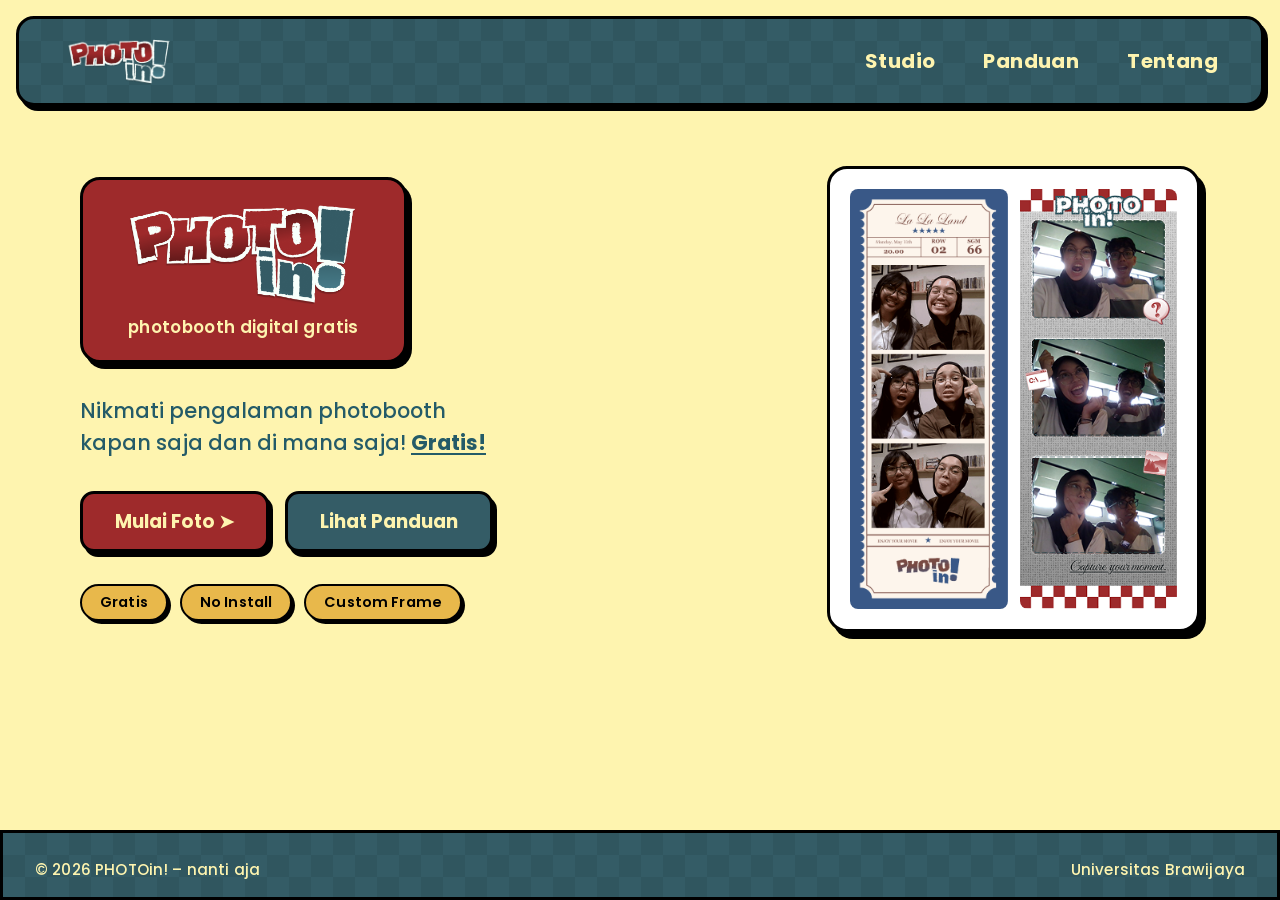
<file: index.html>
<!DOCTYPE html>
<html lang="id">
<head>
  <meta charset="UTF-8" />
  <meta name="viewport" content="width=device-width, initial-scale=1.0" />
  <title>PHOTOin!</title>
  <link rel="preconnect" href="https://fonts.googleapis.com" />
  <link rel="preconnect" href="https://fonts.gstatic.com" crossorigin />
  <link href="https://fonts.googleapis.com/css2?family=Poppins:wght@400;600;700&display=swap" rel="stylesheet" />
  <link rel="stylesheet" href="style.css">
</head>
<body>
  <nav class="navbar">
    <a href="/" class="navbar_logo">
      <img src="ImageAssets/Logo.png" alt="PHOTOin!" />
    </a>

    <ul class="navbar_links">
      <li><a href="/Frame" data-text="Studio">Studio</a></li>
      <li><a href="/Panduan" data-text="Panduan">Panduan</a></li>
      <li><a href="/About" data-text="Tentang">Tentang</a></li>
    </ul>
  </nav>

  <main>
    <!-- isi sesuai konten halaman ya -->
    <section class="hero">
    <div class="hero_left">
      <div class="hero_brand">
        <img src="ImageAssets/Logo.png" alt="PHOTOin!" class="hero_brand_logo" />
        <p class="hero_brand_tagline">photobooth digital gratis</p>
      </div>

      <p class="hero_desc">
        Nikmati pengalaman photobooth<br />
        kapan saja dan di mana saja! <strong>Gratis!</strong>
      </p>

      <div class="hero_actions">
        <a href="/Frame" class="btn btn--red">Mulai Foto ➤</a>
        <a href="/Panduan" class="btn btn--teal">Lihat Panduan</a>
      </div>

      <div class="hero_badges">
        <span class="badge">Gratis</span>
        <span class="badge">No Install</span>
        <span class="badge">Custom Frame</span>
      </div>
    </div>

    <div class="hero_right">
      <div class="hero_preview">
        <img src="ImageAssets/preview1.png" alt="Contoh strip foto 1" class="preview_img" />
        <img src="ImageAssets/preview2.png" alt="Contoh strip foto 2" class="preview_img" />
      </div>
    </div>
    </section>
  </main>

  <footer>
    <span>© 2026 PHOTOin! – nanti aja</span>
    <span>Universitas Brawijaya</span>
  </footer>

</body>
</html>
</file>
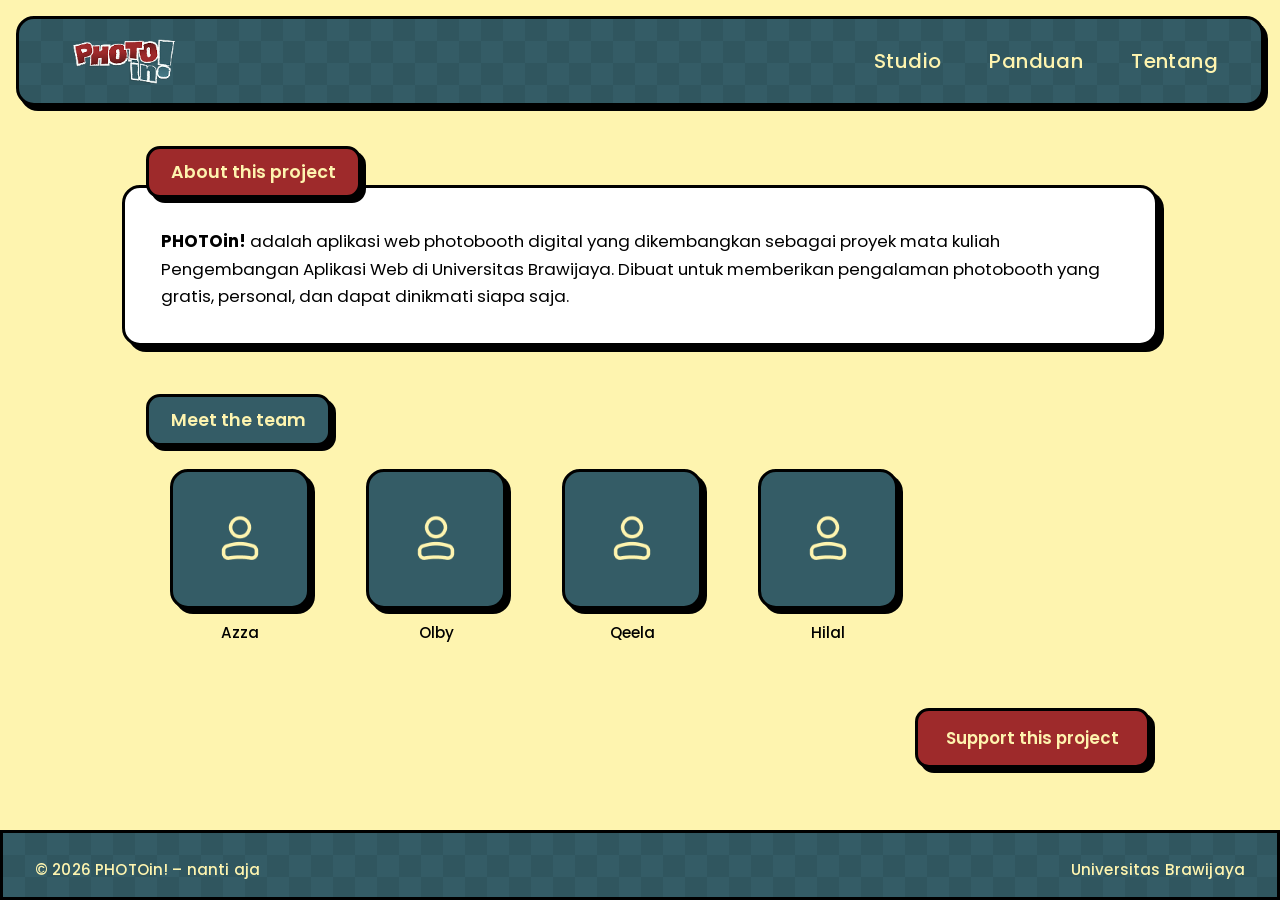
<file: about/index.html>
<!DOCTYPE html>
<html lang="id">
<head>
  <meta charset="UTF-8" />
  <meta name="viewport" content="width=device-width, initial-scale=1.0" />
  <title>PHOTOin!</title>
  <link rel="preconnect" href="https://fonts.googleapis.com" />
  <link rel="preconnect" href="https://fonts.gstatic.com" crossorigin />
  <link href="https://fonts.googleapis.com/css2?family=Poppins:wght@400;600;700&display=swap" rel="stylesheet" />
  <link rel="stylesheet" href="style.css">
</head>
<body>
  <nav class="navbar">
    <a href="/" class="navbar_logo">
      <img src="Logo.png" alt="PHOTOin!" />
    </a>

    <ul class="navbar_links">
      <li><a href="/studio" data-text="Studio">Studio</a></li>
      <li><a href="/panduan" data-text="Panduan">Panduan</a></li>
      <li><a href="/tentang" data-text="Tentang">Tentang</a></li>
    </ul>
  </nav>

  <main class="tentang">
    <section class="tentang_about">
      <h2 class="tentang_label tentang_label--red">About this project</h2>
      <div class="tentang_box tentang_box--white">
        <p>
          <strong>PHOTOin!</strong> adalah aplikasi web photobooth digital yang dikembangkan
          sebagai proyek mata kuliah Pengembangan Aplikasi Web di Universitas Brawijaya.
          Dibuat untuk memberikan pengalaman photobooth yang gratis, personal, dan dapat
          dinikmati siapa saja.
        </p>
      </div>
    </section>

    <section class="tentang_team">
      <h2 class="tentang_label tentang_label--green">Meet the team</h2>
      <div class="tentang_team-grid">
        <article class="team-card">
          <div class="team-card_avatar">
            <img src="user-icon.png" alt="" />
          </div>
          <span class="team-card_name">Azza</span>
        </article>
        <article class="team-card">
          <div class="team-card_avatar">
            <img src="user-icon.png" alt="" />
          </div>
          <span class="team-card_name">Olby</span>
        </article>
        <article class="team-card">
          <div class="team-card_avatar">
            <img src="user-icon.png" alt="" />
          </div>
          <span class="team-card_name">Qeela</span>
        </article>
        <article class="team-card">
          <div class="team-card_avatar">
            <img src="user-icon.png" alt="" />
          </div>
          <span class="team-card_name">Hilal</span>
        </article>
      </div>
    </section>

    <a href="#" class="tentang_support">Support this project</a>
  </main>

  <footer>
    <span>© 2026 PHOTOin! – nanti aja</span>
    <span>Universitas Brawijaya</span>
  </footer>

</body>
</html>
</file>
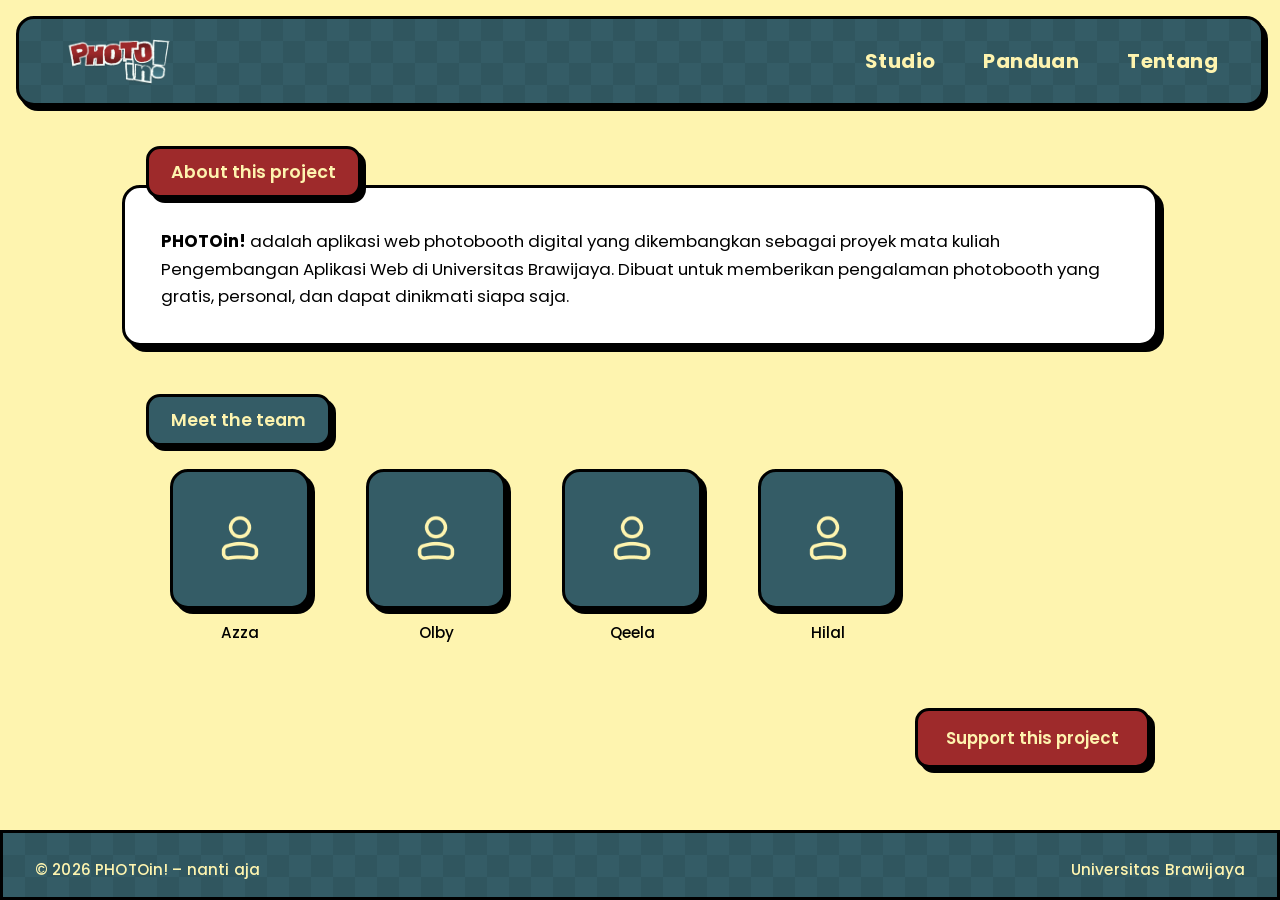
<file: About/index.html>
<!DOCTYPE html>
<html lang="id">
<head>
  <meta charset="UTF-8" />
  <meta name="viewport" content="width=device-width, initial-scale=1.0" />
  <title>PHOTOin!</title>
  <link rel="preconnect" href="https://fonts.googleapis.com" />
  <link rel="preconnect" href="https://fonts.gstatic.com" crossorigin />
  <link href="https://fonts.googleapis.com/css2?family=Poppins:wght@400;600;700&display=swap" rel="stylesheet" />
  <link rel="stylesheet" href="style.css">
</head>
<body>
  <nav class="navbar">
    <a href="/" class="navbar_logo">
      <img src="../ImageAssets/Logo.png" alt="PHOTOin!" />
    </a>

    <ul class="navbar_links">
      <li><a href="/Frame" data-text="Studio">Studio</a></li>
      <li><a href="/Panduan" data-text="Panduan">Panduan</a></li>
      <li><a href="/About" data-text="Tentang">Tentang</a></li>
    </ul>
  </nav>

  <main class="tentang">
    <section class="tentang_about">
      <h2 class="tentang_label tentang_label--red">About this project</h2>
      <div class="tentang_box tentang_box--white">
        <p>
          <strong>PHOTOin!</strong> adalah aplikasi web photobooth digital yang dikembangkan
          sebagai proyek mata kuliah Pengembangan Aplikasi Web di Universitas Brawijaya.
          Dibuat untuk memberikan pengalaman photobooth yang gratis, personal, dan dapat
          dinikmati siapa saja.
        </p>
      </div>
    </section>

    <section class="tentang_team">
      <h2 class="tentang_label tentang_label--green">Meet the team</h2>
      <div class="tentang_team-grid">
        <article class="team-card">
          <div class="team-card_avatar">
            <img src="../ImageAssets/user-icon.png" alt="" />
          </div>
          <span class="team-card_name">Azza</span>
        </article>
        <article class="team-card">
          <div class="team-card_avatar">
            <img src="../ImageAssets/user-icon.png" alt="" />
          </div>
          <span class="team-card_name">Olby</span>
        </article>
        <article class="team-card">
          <div class="team-card_avatar">
            <img src="../ImageAssets/user-icon.png" alt="" />
          </div>
          <span class="team-card_name">Qeela</span>
        </article>
        <article class="team-card">
          <div class="team-card_avatar">
            <img src="../ImageAssets/user-icon.png" alt="" />
          </div>
          <span class="team-card_name">Hilal</span>
        </article>
      </div>
    </section>

    <a href="#" class="tentang_support">Support this project</a>
  </main>

  <footer>
    <span>© 2026 PHOTOin! – nanti aja</span>
    <span>Universitas Brawijaya</span>
  </footer>

</body>
</html>
</file>
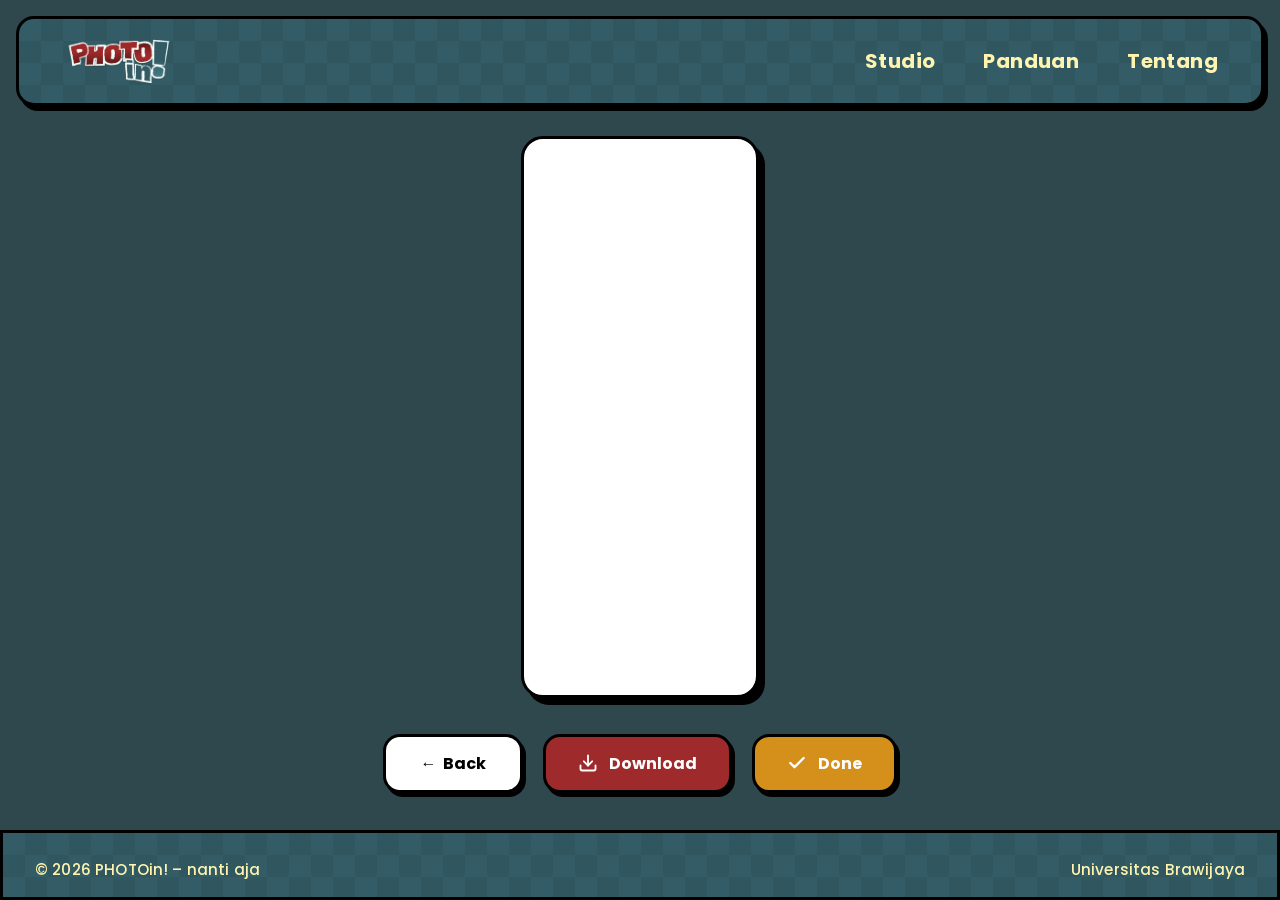
<file: Export/index.html>
<!DOCTYPE html>
<html lang="id">
<head>
  <meta charset="UTF-8" />
  <meta name="viewport" content="width=device-width, initial-scale=1.0" />
  <title>PHOTOin!</title>
  <link rel="preconnect" href="https://fonts.googleapis.com" />
  <link rel="preconnect" href="https://fonts.gstatic.com" crossorigin />
  <link href="https://fonts.googleapis.com/css2?family=Poppins:wght@400;600;700&display=swap" rel="stylesheet" />
  <link rel="stylesheet" href="style.css">
</head>
<body>
  <nav class="navbar">
    <a href="/" class="navbar_logo">
      <img src="../ImageAssets/Logo.png" alt="PHOTOin!" />
    </a>

    <ul class="navbar_links">
      <li><a href="/Frame" data-text="Studio">Studio</a></li>
      <li><a href="/Panduan" data-text="Panduan">Panduan</a></li>
      <li><a href="/About" data-text="Tentang">Tentang</a></li>
    </ul>
  </nav>

  <main>
    <div class="result-wrapper">
        <div class="result-card">
            <div class="result-loading">
                <div class="loading-spinner"></div>
                <span>Memproses foto...</span>
            </div>

            <canvas id="resultCanvas" class="result-canvas"></canvas>
        </div>

        <div class="result-actions">
            <button class="btn btn-back" onclick="history.back()">
                ← &nbsp;Back
            </button>

            <button class="btn btn-download" id="btnDownload" onclick="downloadResults()">
                <svg xmlns="http://www.w3.org/2000/svg" viewBox="0 0 24 24" fill="none"
                    stroke="currentColor" stroke-width="2.2" stroke-linecap="round" stroke-linejoin="round"
                    width="20" height="20">
                <path d="M21 15v4a2 2 0 0 1-2 2H5a2 2 0 0 1-2-2v-4"/>
                <polyline points="7 10 12 15 17 10"/>
                <line x1="12" y1="15" x2="12" y2="3"/>
                </svg>
                &nbsp;Download
            </button>

            <button class="btn btn-done" onclick="goHome()">
                <svg xmlns="http://www.w3.org/2000/svg" viewBox="0 0 24 24" fill="none"
                    stroke="currentColor" stroke-width="2.8" stroke-linecap="round" stroke-linejoin="round"
                    width="20" height="20">
                <polyline points="20 6 9 17 4 12"/>
                </svg>
                &nbsp;Done
            </button>
        </div>
    </div>

    <script src="script.js"></script>
  </main>

  <footer>
    <span>© 2026 PHOTOin! – nanti aja</span>
    <span>Universitas Brawijaya</span>
  </footer>

</body>
</html>
</file>
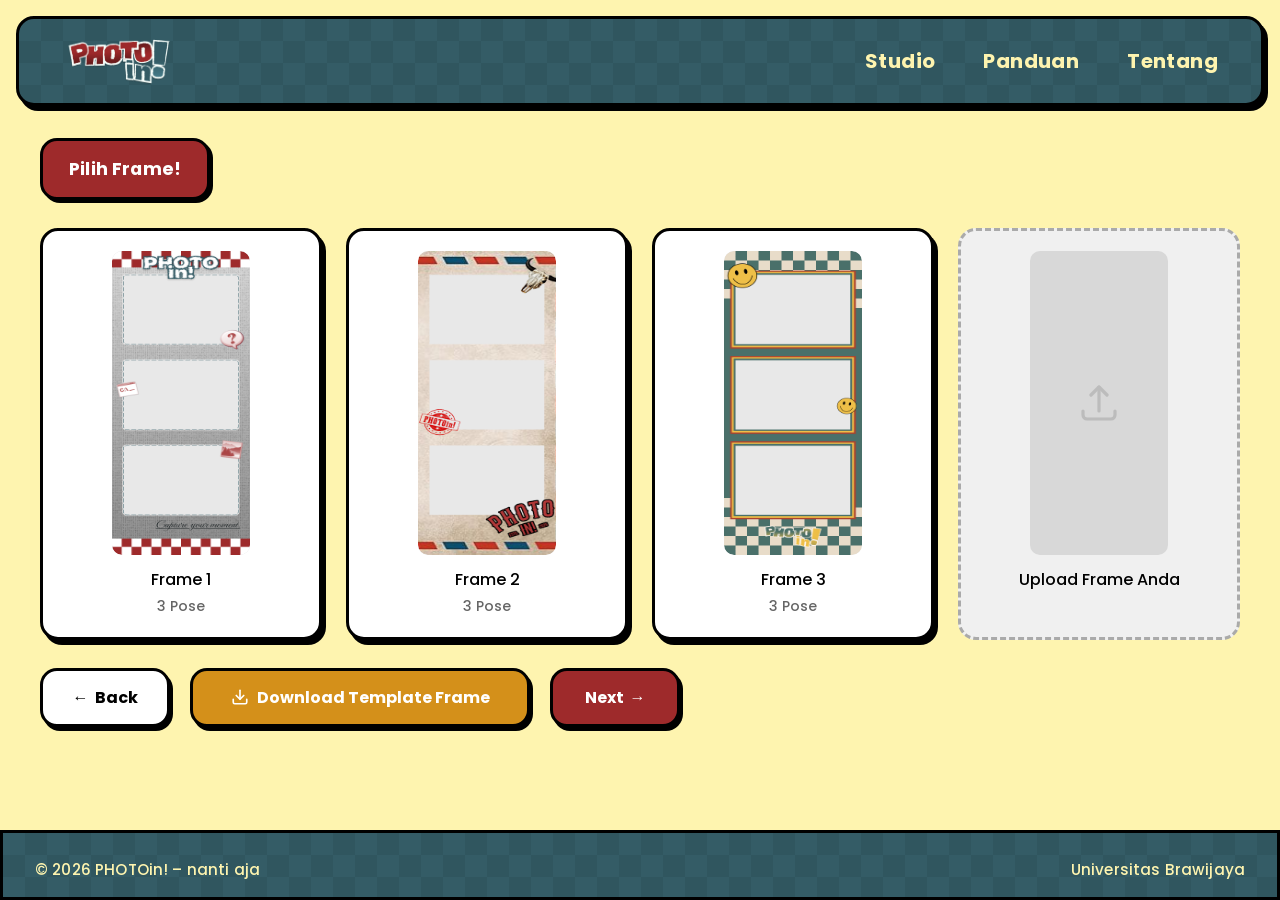
<file: Frame/index.html>
<!DOCTYPE html>
<html lang="id">
<head>
  <meta charset="UTF-8" />
  <meta name="viewport" content="width=device-width, initial-scale=1.0" />
  <title>PHOTOin!</title>
  <link rel="preconnect" href="https://fonts.googleapis.com" />
  <link rel="preconnect" href="https://fonts.gstatic.com" crossorigin />
  <link href="https://fonts.googleapis.com/css2?family=Poppins:wght@400;600;700&display=swap" rel="stylesheet" />
  <link rel="stylesheet" href="style.css">
</head>
<body>
  <nav class="navbar">
    <a href="/" class="navbar_logo">
      <img src="../ImageAssets/Logo.png" alt="PHOTOin!" />
    </a>

    <ul class="navbar_links">
      <li><a href="/Frame" data-text="Studio">Studio</a></li>
      <li><a href="/Panduan" data-text="Panduan">Panduan</a></li>
      <li><a href="/About" data-text="Tentang">Tentang</a></li>
    </ul>
  </nav>

  <main>
    <div class="frame-wrapper">
      <div class="header">
        <span class="title">Pilih Frame!</span>
      </div>

      <div class="frame-grid">

        <!-- Frame 1 -->
        <div class="frame-card" data-frame="1" onclick="selectFrame(this)">
          <div class="frame-preview">
            <img src="FrameAssets/Frame1.png" alt="Frame 1" draggable="false">
          </div>
          <p class="frame-name"> Frame 1</p>
          <p class="frame-description">3 Pose</p>

        </div>

        <!-- Frame 2 -->
         <div class="frame-card" data-frame="2" onclick="selectFrame(this)">
          <div class="frame-preview">
            <img src="FrameAssets/Frame2.png" alt="Frame 2" draggable="false">
          </div>
          <p class="frame-name"> Frame 2</p>
          <p class="frame-description">3 Pose</p>

        </div>
        
        <!-- Frame 3 -->
         <div class="frame-card" data-frame="3" onclick="selectFrame(this)">
          <div class="frame-preview">
            <img src="FrameAssets/Frame3.png" alt="Frame 3" draggable="false">
          </div>
          <p class="frame-name"> Frame 3</p>
          <p class="frame-description">3 Pose</p>

        </div>

        <!-- Upload Frame -->
        <div class="frame-card upload-card" id="uploadCard" onclick="triggerUpload()">
          <div id="uploadPreview" class="frame-preview upload-preview">
            <svg xmlns="http://www.w3.org/2000/svg" viewBox="0 0 24 24" fill="none"
                stroke="#AAAAAA" stroke-width="1.6" stroke-linecap="round" stroke-linejoin="round"
                class="upload-icon">
              <path d="M4 16v2a2 2 0 0 0 2 2h12a2 2 0 0 0 2-2v-2"/>
              <polyline points="8 8 12 4 16 8"/>
              <line x1="12" y1="4" x2="12" y2="16"/>
            </svg>
          </div>
          <p class="frame-name">Upload Frame Anda</p>
          <input type="file" id="frameUploadInput" accept="image/*" hidden />
        </div>

      </div>

      <div class="frame-actions">
        <button class="btn btn-back" onclick="history.back()">
          ← &nbsp;Back
        </button>

        <button class="btn btn-download" onclick="downloadTemplates()">
          <svg xmlns="http://www.w3.org/2000/svg" viewBox="0 0 24 24" fill="none"
              stroke="currentColor" stroke-width="2.2" stroke-linecap="round" stroke-linejoin="round"
              width="18" height="18">
            <path d="M21 15v4a2 2 0 0 1-2 2H5a2 2 0 0 1-2-2v-4"/>
            <polyline points="7 10 12 15 17 10"/>
            <line x1="12" y1="15" x2="12" y2="3"/>
          </svg>
          Download Template Frame
        </button>

        <button class="btn btn-next" id="btnNext" onclick="goNext()">
          Next &nbsp;→
        </button>
      </div>

    </div>
    
    <script src="script.js"></script>
  </main>

  <footer>
    <span>© 2026 PHOTOin! – nanti aja</span>
    <span>Universitas Brawijaya</span>
  </footer>

</body>
</html>
</file>
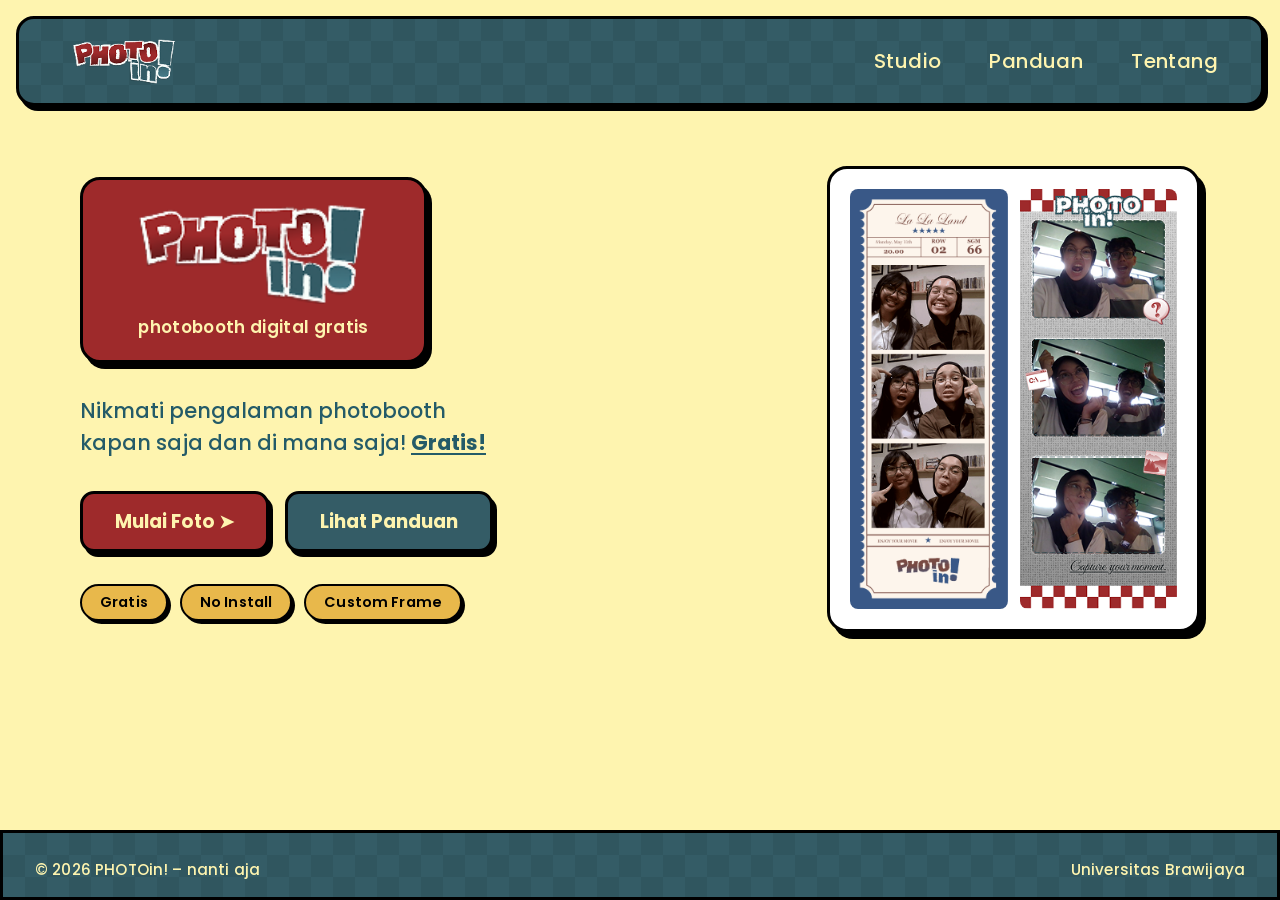
<file: landing/index.html>
<!DOCTYPE html>
<html lang="id">
<head>
  <meta charset="UTF-8" />
  <meta name="viewport" content="width=device-width, initial-scale=1.0" />
  <title>PHOTOin!</title>
  <link rel="preconnect" href="https://fonts.googleapis.com" />
  <link rel="preconnect" href="https://fonts.gstatic.com" crossorigin />
  <link href="https://fonts.googleapis.com/css2?family=Poppins:wght@400;600;700&display=swap" rel="stylesheet" />
  <link rel="stylesheet" href="style.css">
</head>
<body>
  <nav class="navbar">
    <a href="/" class="navbar_logo">
      <img src="Logo.png" alt="PHOTOin!" />
    </a>

    <ul class="navbar_links">
      <li><a href="/studio" data-text="Studio">Studio</a></li>
      <li><a href="/panduan" data-text="Panduan">Panduan</a></li>
      <li><a href="/tentang" data-text="Tentang">Tentang</a></li>
    </ul>
  </nav>

  <main>
    <!-- isi sesuai konten halaman ya -->
    <section class="hero">
    <div class="hero_left">
      <div class="hero_brand">
        <img src="Logo.png" alt="PHOTOin!" class="hero_brand_logo" />
        <p class="hero_brand_tagline">photobooth digital gratis</p>
      </div>

      <p class="hero_desc">
        Nikmati pengalaman photobooth<br />
        kapan saja dan di mana saja! <strong>Gratis!</strong>
      </p>

      <div class="hero_actions">
        <a href="/studio" class="btn btn--red">Mulai Foto ➤</a>
        <a href="/panduan" class="btn btn--teal">Lihat Panduan</a>
      </div>

      <div class="hero_badges">
        <span class="badge">Gratis</span>
        <span class="badge">No Install</span>
        <span class="badge">Custom Frame</span>
      </div>
    </div>

    <div class="hero_right">
      <div class="hero_preview">
        <img src="preview1.png" alt="Contoh strip foto 1" class="preview_img" />
        <img src="preview2.png" alt="Contoh strip foto 2" class="preview_img" />
      </div>
    </div>
    </section>
  </main>

  <footer>
    <span>© 2026 PHOTOin! – nanti aja</span>
    <span>Universitas Brawijaya</span>
  </footer>

</body>
</html>
</file>
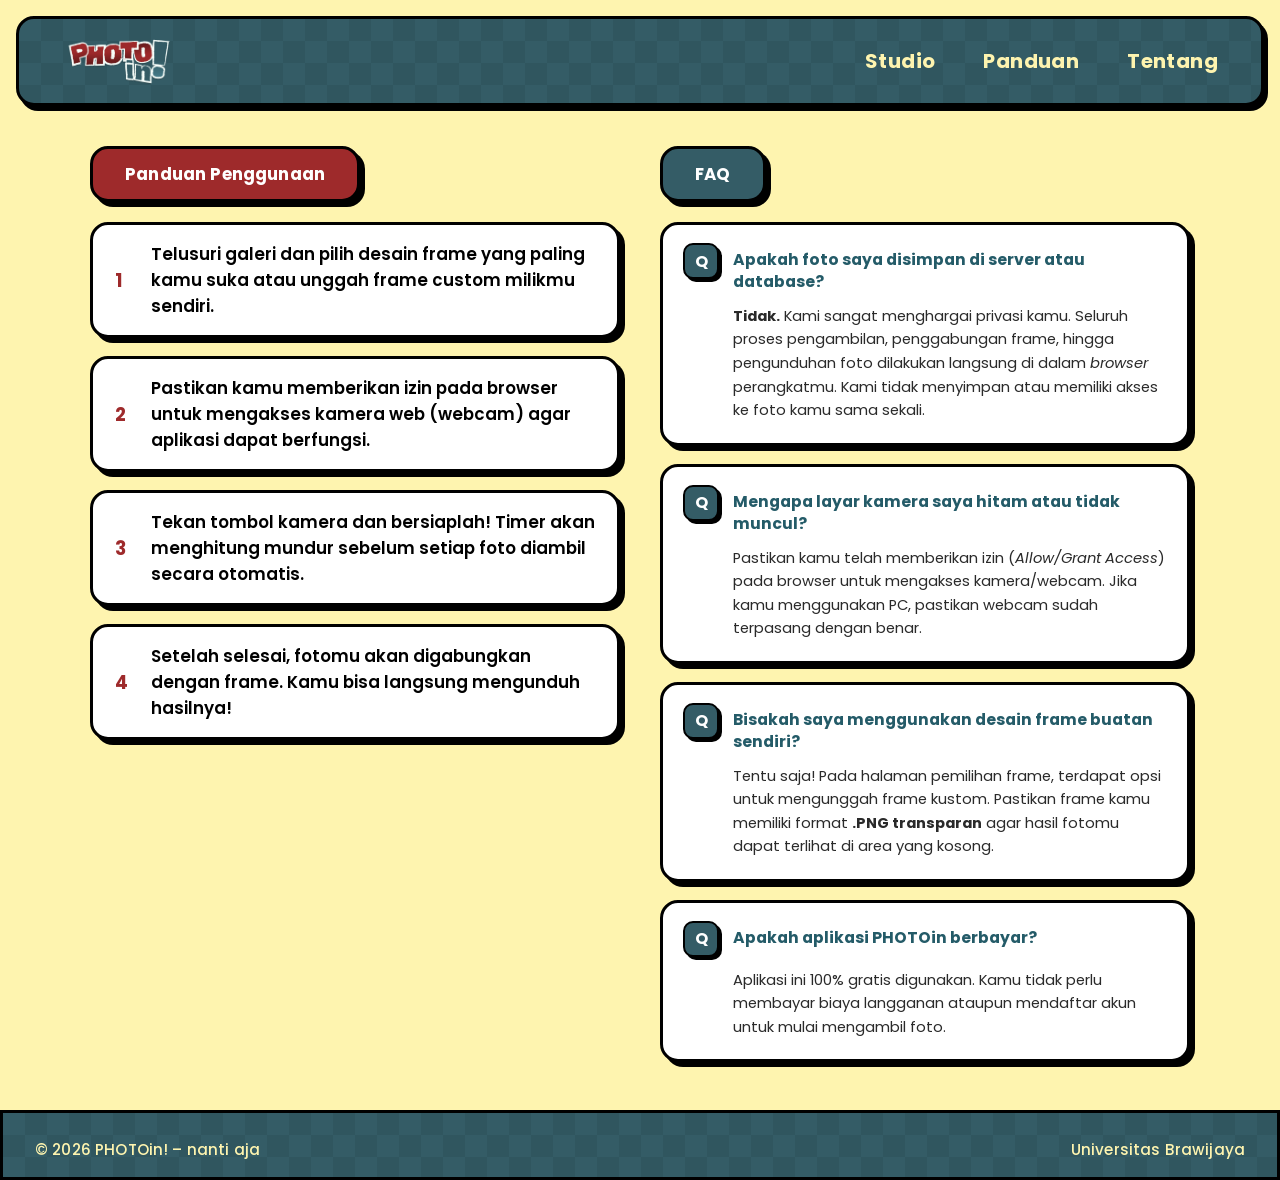
<file: Panduan/index.html>
<!DOCTYPE html>
<html lang="id">
<head>
  <meta charset="UTF-8" />
  <meta name="viewport" content="width=device-width, initial-scale=1.0" />
  <title>Panduan – PHOTOin!</title>
  <link rel="preconnect" href="https://fonts.googleapis.com" />
  <link rel="preconnect" href="https://fonts.gstatic.com" crossorigin />
  <link href="https://fonts.googleapis.com/css2?family=Poppins:wght@400;600;700&display=swap" rel="stylesheet" />
  <link rel="stylesheet" href="style.css" />
</head>
<body>
  <nav class="navbar">
    <a href="/" class="navbar_logo">
      <img src="../ImageAssets/Logo.png" alt="PHOTOin!" />
    </a>

    <ul class="navbar_links">
      <li><a href="/Frame" data-text="Studio">Studio</a></li>
      <li><a href="/Panduan" data-text="Panduan">Panduan</a></li>
      <li><a href="/About" data-text="Tentang">Tentang</a></li>
    </ul>
  </nav>

  <main>
    <div class="panduan-grid">
      <section class="panduan-column">
        <h1 class="section-label section-label--red">Panduan Penggunaan</h1>
        <ol class="item-list">
          <li class="item-card">
            <span class="item-card__number">1</span>
            <span>Telusuri galeri dan pilih desain frame yang paling kamu suka atau unggah frame custom milikmu sendiri.</span>
          </li>
          <li class="item-card">
            <span class="item-card__number">2</span>
            <span>Pastikan kamu memberikan izin pada browser untuk mengakses kamera web (webcam) agar aplikasi dapat berfungsi.</span>
          </li>
          <li class="item-card">
            <span class="item-card__number">3</span>
            <span>Tekan tombol kamera dan bersiaplah! Timer akan menghitung mundur sebelum setiap foto diambil secara otomatis.</span>
          </li>
          <li class="item-card">
            <span class="item-card__number">4</span>
            <span>Setelah selesai, fotomu akan digabungkan dengan frame. Kamu bisa langsung mengunduh hasilnya!</span>
          </li>
        </ol>
      </section>

      <section class="panduan-column">
        <h1 class="section-label section-label--teal">FAQ</h1>

        <div class="faq-container">
          <article class="faq-card">
            <div class="faq-question">
              <div class="q-icon">Q</div>
              <h3>Apakah foto saya disimpan di server atau database?</h3>
            </div>
            <div class="faq-answer">
              <p><strong>Tidak.</strong> Kami sangat menghargai privasi kamu. Seluruh proses pengambilan, penggabungan frame, hingga pengunduhan foto dilakukan langsung di dalam <i>browser</i> perangkatmu. Kami tidak menyimpan atau memiliki akses ke foto kamu sama sekali.</p>
            </div>
          </article>

          <article class="faq-card">
            <div class="faq-question">
              <div class="q-icon">Q</div>
              <h3>Mengapa layar kamera saya hitam atau tidak muncul?</h3>
            </div>
            <div class="faq-answer">
              <p>Pastikan kamu telah memberikan izin (<i>Allow/Grant Access</i>) pada browser untuk mengakses kamera/webcam. Jika kamu menggunakan PC, pastikan webcam sudah terpasang dengan benar.</p>
            </div>
          </article>

          <article class="faq-card">
            <div class="faq-question">
              <div class="q-icon">Q</div>
              <h3>Bisakah saya menggunakan desain frame buatan sendiri?</h3>
            </div>
            <div class="faq-answer">
              <p>Tentu saja! Pada halaman pemilihan frame, terdapat opsi untuk mengunggah frame kustom. Pastikan frame kamu memiliki format <strong>.PNG transparan</strong> agar hasil fotomu dapat terlihat di area yang kosong.</p>
            </div>
          </article>

          <article class="faq-card">
            <div class="faq-question">
              <div class="q-icon">Q</div>
              <h3>Apakah aplikasi PHOTOin berbayar?</h3>
            </div>
            <div class="faq-answer">
              <p>Aplikasi ini 100% gratis digunakan. Kamu tidak perlu membayar biaya langganan ataupun mendaftar akun untuk mulai mengambil foto.</p>
            </div>
          </article>
        </div>
      </section>
    </div>
  </main>

  <footer>
    <span>© 2026 PHOTOin! – nanti aja</span>
    <span>Universitas Brawijaya</span>
  </footer>
</body>
</html>
</file>
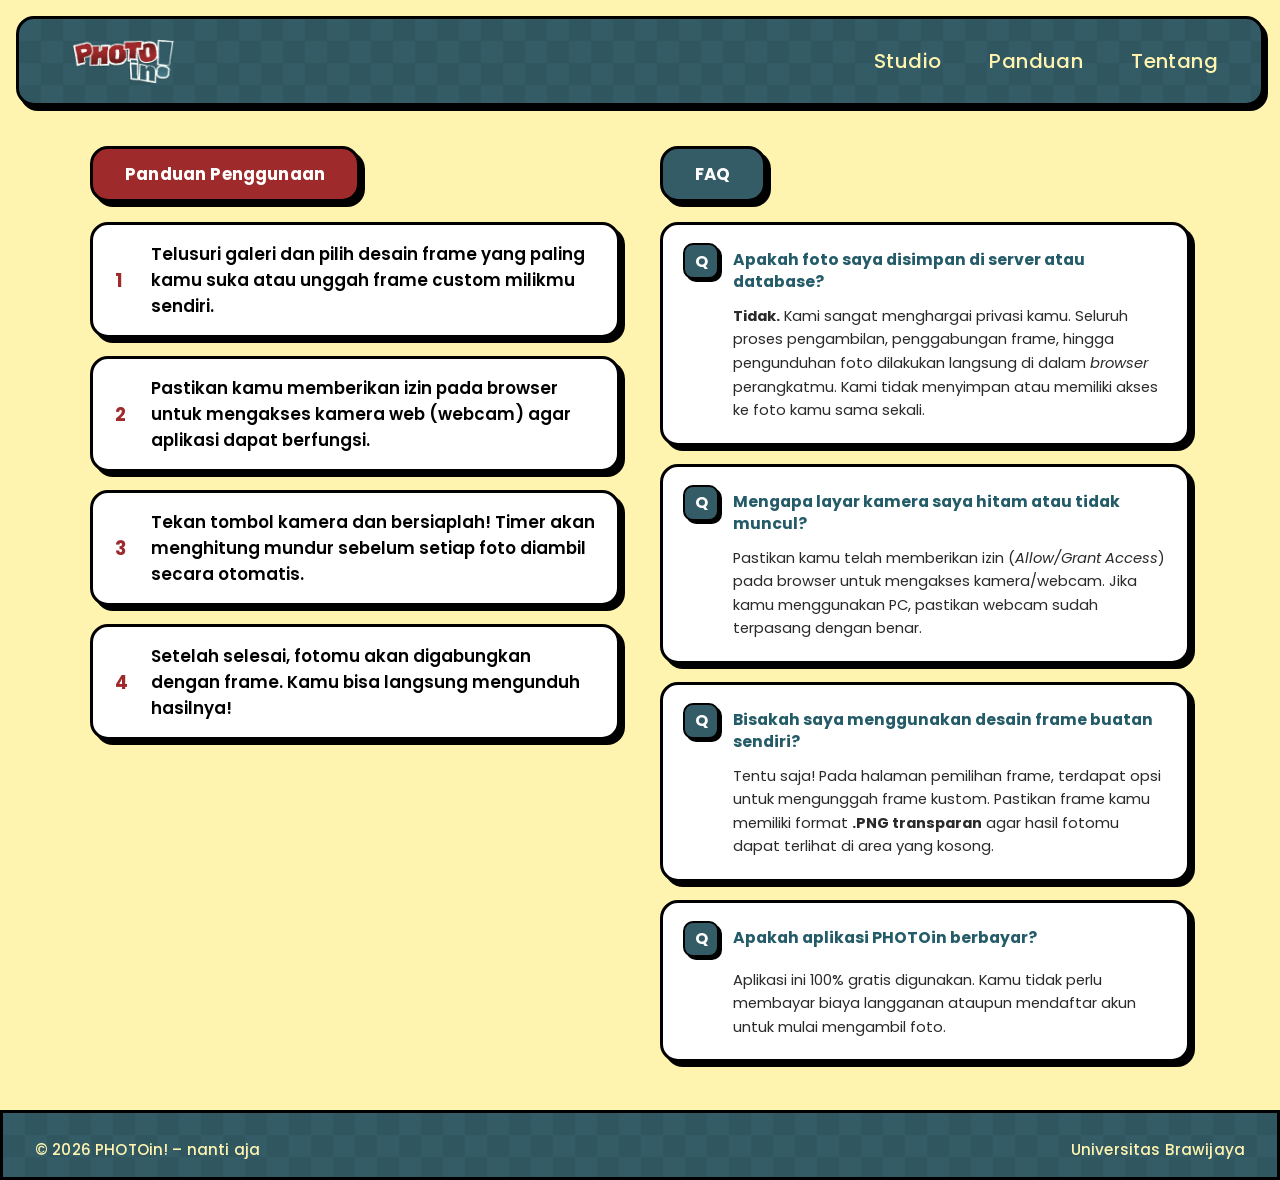
<file: panduan/panduan.html>
<!DOCTYPE html>
<html lang="id">
<head>
  <meta charset="UTF-8" />
  <meta name="viewport" content="width=device-width, initial-scale=1.0" />
  <title>Panduan – PHOTOin!</title>
  <link rel="preconnect" href="https://fonts.googleapis.com" />
  <link rel="preconnect" href="https://fonts.gstatic.com" crossorigin />
  <link href="https://fonts.googleapis.com/css2?family=Poppins:wght@400;600;700&display=swap" rel="stylesheet" />
  <link rel="stylesheet" href="style.css" />
</head>
<body>
  <nav class="navbar">
    <a href="/" class="navbar_logo">
      <img src="logo.png" alt="PHOTOin!" />
    </a>

    <ul class="navbar_links">
      <li><a href="/studio" data-text="Studio">Studio</a></li>
      <li><a href="/panduan" data-text="Panduan">Panduan</a></li>
      <li><a href="/tentang" data-text="Tentang">Tentang</a></li>
    </ul>
  </nav>

  <main>
    <div class="panduan-grid">
      <section class="panduan-column">
        <h1 class="section-label section-label--red">Panduan Penggunaan</h1>
        <ol class="item-list">
          <li class="item-card">
            <span class="item-card__number">1</span>
            <span>Telusuri galeri dan pilih desain frame yang paling kamu suka atau unggah frame custom milikmu sendiri.</span>
          </li>
          <li class="item-card">
            <span class="item-card__number">2</span>
            <span>Pastikan kamu memberikan izin pada browser untuk mengakses kamera web (webcam) agar aplikasi dapat berfungsi.</span>
          </li>
          <li class="item-card">
            <span class="item-card__number">3</span>
            <span>Tekan tombol kamera dan bersiaplah! Timer akan menghitung mundur sebelum setiap foto diambil secara otomatis.</span>
          </li>
          <li class="item-card">
            <span class="item-card__number">4</span>
            <span>Setelah selesai, fotomu akan digabungkan dengan frame. Kamu bisa langsung mengunduh hasilnya!</span>
          </li>
        </ol>
      </section>

      <section class="panduan-column">
        <h1 class="section-label section-label--teal">FAQ</h1>

        <div class="faq-container">
          <article class="faq-card">
            <div class="faq-question">
              <div class="q-icon">Q</div>
              <h3>Apakah foto saya disimpan di server atau database?</h3>
            </div>
            <div class="faq-answer">
              <p><strong>Tidak.</strong> Kami sangat menghargai privasi kamu. Seluruh proses pengambilan, penggabungan frame, hingga pengunduhan foto dilakukan langsung di dalam <i>browser</i> perangkatmu. Kami tidak menyimpan atau memiliki akses ke foto kamu sama sekali.</p>
            </div>
          </article>

          <article class="faq-card">
            <div class="faq-question">
              <div class="q-icon">Q</div>
              <h3>Mengapa layar kamera saya hitam atau tidak muncul?</h3>
            </div>
            <div class="faq-answer">
              <p>Pastikan kamu telah memberikan izin (<i>Allow/Grant Access</i>) pada browser untuk mengakses kamera/webcam. Jika kamu menggunakan PC, pastikan webcam sudah terpasang dengan benar.</p>
            </div>
          </article>

          <article class="faq-card">
            <div class="faq-question">
              <div class="q-icon">Q</div>
              <h3>Bisakah saya menggunakan desain frame buatan sendiri?</h3>
            </div>
            <div class="faq-answer">
              <p>Tentu saja! Pada halaman pemilihan frame, terdapat opsi untuk mengunggah frame kustom. Pastikan frame kamu memiliki format <strong>.PNG transparan</strong> agar hasil fotomu dapat terlihat di area yang kosong.</p>
            </div>
          </article>

          <article class="faq-card">
            <div class="faq-question">
              <div class="q-icon">Q</div>
              <h3>Apakah aplikasi PHOTOin berbayar?</h3>
            </div>
            <div class="faq-answer">
              <p>Aplikasi ini 100% gratis digunakan. Kamu tidak perlu membayar biaya langganan ataupun mendaftar akun untuk mulai mengambil foto.</p>
            </div>
          </article>
        </div>
      </section>
    </div>
  </main>

  <footer>
    <span>© 2026 PHOTOin! – nanti aja</span>
    <span>Universitas Brawijaya</span>
  </footer>
</body>
</html>
</file>
<file: style.css>
*, *::before, *::after {
    box-sizing: border-box;
    margin: 0;
    padding: 0;
}

:root {
    --green:#345C66;
    --green-dark:#245B68;
    --red:#9E2A2B;
    --black:#000000;
    --bg-cream:#FEF4AF;
    --bg-green: #2E484E;
    --nav-height: 90px;
    --nav-margin: 16px;
    --nav-radius: 18px;
    --font: 'Poppins', sans-serif;
}

html, body {
    height: 100%;
}

body {
    display: flex;
    flex-direction: column;
    min-height: 100vh;
    background-color: var(--bg-cream);
    font-family: var(--font);
}

.navbar {
    flex-shrink: 0;
    margin: var(--nav-margin) var(--nav-margin) 0 var(--nav-margin);
    height: var(--nav-height);
    background-color: var(--green);
    background-image:
    linear-gradient(45deg, rgba(0,0,0,0.07) 25%, transparent 25%),
    linear-gradient(-45deg, rgba(0,0,0,0.07) 25%, transparent 25%),
    linear-gradient(45deg, transparent 75%, rgba(0,0,0,0.07) 75%),
    linear-gradient(-45deg, transparent 75%, rgba(0,0,0,0.07) 75%);
    background-size: 44px 44px;
    background-position: 0 0, 0 22px, 22px -22px, -22px 0px;
    border-radius: var(--nav-radius);
    border: 3px solid var(--black);
    box-shadow: 4px 5px 0 var(--black);
    display: flex;
    align-items: center;
    justify-content: space-between;
    padding: 0 43px;
}

.navbar_logo {
    display: flex;
    align-items: center;
    text-decoration: none;
    height: 45px;
}

.navbar_logo img {
    height: 100%;
    width: auto;
    display: block;
    transition: transform 0.15s ease;
}

.navbar_logo img:hover {
    transform: scale(1.1);
}

.navbar_links {
    display: flex;
    align-items: center;
    gap: 48px;
    list-style: none;
}

.navbar_links a {
    font-family: var(--font);
    font-size: 1.25rem;
    font-weight: 700;
    color: var(--bg-cream);
    text-decoration: none;
    letter-spacing: 0.02em;
    transition: color 0.15s ease;
    position: relative;
    display: inline-block;
}

.navbar_links a:hover {
    color: transparent;
}

.navbar_links a::after {
    content: attr(data-text);
    position: absolute;
    left: 0;
    top: 0;
    width: 100%;
    height: 100%;
    display: inline-flex;
    align-items: center;
    justify-content: center;
    font: inherit;
    letter-spacing: inherit;
    color: var(--bg-cream);
    font-weight: 600;
    pointer-events: none;
    opacity: 0;
    transition: opacity 0.15s ease;
}

.navbar_links a:hover::after {
    opacity: 1;
}

main {
    flex: 1;
    
}

footer {
    flex-shrink: 0;
    background-color: var(--green);
    background-image:
    linear-gradient(45deg, rgba(0,0,0,0.07) 25%, transparent 25%),
    linear-gradient(-45deg, rgba(0,0,0,0.07) 25%, transparent 25%),
    linear-gradient(45deg, transparent 75%, rgba(0,0,0,0.07) 75%),
    linear-gradient(-45deg, transparent 75%, rgba(0,0,0,0.07) 75%);
    background-size: 44px 44px;
    background-position: 0 0, 0 22px, 22px -22px, -22px 0px;
    display: flex;
    align-items: center;
    justify-content: space-between;
    padding: 0 32px;
    height: 70px;
    border: 3px solid var(--black);
}

footer span {
    padding-top: 9px;
    font-family: var(--font);
    font-size: 0.95rem;
    font-weight: 500;
    color: var(--bg-cream);
    letter-spacing: 0.01em;
}

.hero {
  display: flex;
  align-items: center;
  justify-content: space-between;
  gap: 40px;
  padding: 60px 80px;
  flex: 1;
}

.hero_left {
  display: flex;
  flex-direction: column;
  gap: 32px;
  max-width: 520px;
}

.hero_brand {
  background-color: var(--red);
  border: 3px solid var(--black);
  border-radius: 20px;
  box-shadow: 5px 6px 0 var(--black);
  padding: 24px 32px 20px;
  display: flex;
  flex-direction: column;
  align-items: center;
  gap: 10px;
  width: fit-content;
}

.hero_brand_logo {
  height: 100px;
  width: auto;
  display: block;
}

.hero_brand_tagline {
  font-family: var(--font);
  font-size: 1.05rem;
  font-weight: 600;
  color: var(--bg-cream);
  letter-spacing: 0.02em;
}

.hero_desc {
  font-family: var(--font);
  font-size: 1.3rem;
  font-weight: 500;
  color: var(--green-dark);
  line-height: 1.55;
}

.hero_desc strong {
  font-weight: 700;
  color: var(--green-dark);
  text-decoration: underline;
  text-underline-offset: 3px;
}

.hero_actions {
  display: flex;
  gap: 16px;
  flex-wrap: wrap;
}

.btn {
  font-family: var(--font);
  font-size: 1.15rem;
  font-weight: 700;
  padding: 14px 32px;
  border-radius: 14px;
  border: 3px solid var(--black);
  box-shadow: 4px 5px 0 var(--black);
  text-decoration: none;
  cursor: pointer;
  display: inline-block;
  transition: transform 0.1s ease, box-shadow 0.1s ease;
}

.btn:hover {
  transform: translate(2px, 2px);
  box-shadow: 2px 3px 0 var(--black);
}

.btn:active {
  transform: translate(4px, 5px);
  box-shadow: 0px 0px 0 var(--black);
}

.btn--red {
  background-color: var(--red);
  color: var(--bg-cream);
}

.btn--teal {
  background-color: var(--green);
  color: var(--bg-cream);
}

.hero_badges {
  display: flex;
  gap: 12px;
  flex-wrap: wrap;
}

.badge {
  font-family: var(--font);
  font-size: 0.9rem;
  font-weight: 600;
  color: var(--black);
  background-color: #E8B84B;
  border: 2.5px solid var(--black);
  border-radius: 30px;
  padding: 6px 18px;
  box-shadow: 3px 3px 0 var(--black);
  letter-spacing: 0.01em;
}

.hero_right {
  flex-shrink: 0;
}

.hero_preview {
  background-color: #fff;
  border: 3px solid var(--black);
  border-radius: 20px;
  box-shadow: 6px 7px 0 var(--black);
  padding: 20px;
  display: flex;
  gap: 12px;
  align-items: flex-start;
}

.preview_img {
  height: 420px;
  width: auto;
  border-radius: 8px;
  display: block;
  object-fit: cover;
}
</file>
<file: about/style.css>
*, *::before, *::after {
    box-sizing: border-box;
    margin: 0;
    padding: 0;
}

:root {
    --green:#345C66;
    --green-dark:#245B68;
    --red:#9E2A2B;
    --black:#000000;
    --bg-cream:#FEF4AF;
    --bg-green: #2E484E;
    --nav-height: 90px;
    --nav-margin: 16px;
    --nav-radius: 18px;
    --font: 'Poppins', sans-serif;
}

html, body {
    height: 100%;
}

body {
    display: flex;
    flex-direction: column;
    min-height: 100vh;
    background-color: var(--bg-cream);
    font-family: var(--font);
}

.navbar {
    flex-shrink: 0;
    margin: var(--nav-margin) var(--nav-margin) 0 var(--nav-margin);
    height: var(--nav-height);
    background-color: var(--green);
    background-image:
    linear-gradient(45deg, rgba(0,0,0,0.07) 25%, transparent 25%),
    linear-gradient(-45deg, rgba(0,0,0,0.07) 25%, transparent 25%),
    linear-gradient(45deg, transparent 75%, rgba(0,0,0,0.07) 75%),
    linear-gradient(-45deg, transparent 75%, rgba(0,0,0,0.07) 75%);
    background-size: 44px 44px;
    background-position: 0 0, 0 22px, 22px -22px, -22px 0px;
    border-radius: var(--nav-radius);
    border: 3px solid var(--black);
    box-shadow: 4px 5px 0 var(--black);
    display: flex;
    align-items: center;
    justify-content: space-between;
    padding: 0 43px;
}

.navbar_logo {
    display: flex;
    align-items: center;
    text-decoration: none;
    height: 45px;
}

.navbar_logo img {
    height: 100%;
    width: auto;
    display: block;
    transition: transform 0.15s ease;
}

.navbar_logo img:hover {
    transform: scale(1.1);
}

.navbar_links {
    display: flex;
    align-items: center;
    gap: 48px;
    list-style: none;
}

.navbar_links a {
    font-family: var(--font);
    font-size: 1.25rem;
    font-weight: 500;
    color: var(--bg-cream);
    text-decoration: none;
    letter-spacing: 0.02em;
    transition: color 0.15s ease;
    position: relative;
    display: inline-block;
}

.navbar_links a:hover {
    color: transparent;
}

.navbar_links a::after {
    content: attr(data-text);
    position: absolute;
    left: 0;
    top: 0;
    width: 100%;
    height: 100%;
    display: inline-flex;
    align-items: center;
    justify-content: center;
    font: inherit;
    letter-spacing: inherit;
    color: var(--bg-cream);
    font-weight: 600;
    pointer-events: none;
    opacity: 0;
    transition: opacity 0.15s ease;
}

.navbar_links a:hover::after {
    opacity: 1;
}

main {
    flex: 1;
}

/* ── Halaman Tentang ── */
.tentang {
    display: flex;
    flex-direction: column;
    gap: 48px;
    padding: 40px 32px 32px;
    max-width: 1100px;
    width: 100%;
    margin: 0 auto;
}

.tentang_about,
.tentang_team {
    position: relative;
}

.tentang_label {
    display: inline-block;
    font-size: 1.1rem;
    font-weight: 600;
    color: var(--bg-cream);
    padding: 10px 22px;
    border-radius: 14px;
    border: 3px solid var(--black);
    box-shadow: 5px 5px 0 var(--black);
    position: relative;
    z-index: 1;
    margin-left: 24px;
    margin-bottom: -18px;
}

.tentang_label--red {
    background-color: var(--red);
}

.tentang_label--green {
    background-color: var(--green);
}

.tentang_box {
    border-radius: 18px;
    border: 3px solid var(--black);
    box-shadow: 6px 6px 0 var(--black);
}

.tentang_box--white {
    background-color: #ffffff;
    padding: 40px 36px 32px;
}

.tentang_box--white p {
    font-size: 1.05rem;
    font-weight: 400;
    line-height: 1.65;
    color: var(--black);
}

.tentang_box--white strong {
    font-weight: 700;
}

.tentang_team-grid {
    display: flex;
    flex-wrap: wrap;
    gap: 36px 56px;
    padding: 36px 8px 8px 48px;
    justify-content: flex-start;
}

.team-card {
    display: flex;
    flex-direction: column;
    align-items: center;
    gap: 12px;
}

.team-card_avatar {
    width: 140px;
    height: 140px;
    background-color: var(--green);
    border-radius: 18px;
    border: 3px solid var(--black);
    box-shadow: 5px 5px 0 var(--black);
    display: flex;
    align-items: center;
    justify-content: center;
}

.team-card_avatar img {
    width: 56px;
    height: auto;
    display: block;
}

.team-card_name {
    font-size: 0.95rem;
    font-weight: 500;
    color: var(--black);
}

.tentang_support {
    align-self: flex-end;
    margin-top: 8px;
    margin-right: 8px;
    font-family: var(--font);
    font-size: 1.05rem;
    font-weight: 600;
    color: var(--bg-cream);
    text-decoration: none;
    background-color: var(--red);
    padding: 14px 28px;
    border-radius: 14px;
    border: 3px solid var(--black);
    box-shadow: 5px 5px 0 var(--black);
    transition: transform 0.12s ease, box-shadow 0.12s ease;
}

.tentang_support:hover {
    transform: translate(2px, 2px);
    box-shadow: 3px 3px 0 var(--black);
}

.tentang_support:active {
    transform: translate(5px, 5px);
    box-shadow: none;
}

@media (max-width: 640px) {
    .tentang {
        padding: 28px 16px 24px;
        gap: 36px;
    }

    .tentang_label {
        font-size: 0.95rem;
        margin-left: 12px;
        padding: 8px 16px;
    }

    .tentang_box--white {
        padding: 32px 20px 24px;
    }

    .tentang_team-grid {
        gap: 28px;
        padding: 32px 12px 4px;
    }

    .team-card_avatar {
        width: 120px;
        height: 120px;
    }

    .tentang_support {
        align-self: stretch;
        text-align: center;
        margin-right: 0;
    }
}

footer {
    flex-shrink: 0;
    background-color: var(--green);
    background-image:
    linear-gradient(45deg, rgba(0,0,0,0.07) 25%, transparent 25%),
    linear-gradient(-45deg, rgba(0,0,0,0.07) 25%, transparent 25%),
    linear-gradient(45deg, transparent 75%, rgba(0,0,0,0.07) 75%),
    linear-gradient(-45deg, transparent 75%, rgba(0,0,0,0.07) 75%);
    background-size: 44px 44px;
    background-position: 0 0, 0 22px, 22px -22px, -22px 0px;
    display: flex;
    align-items: center;
    justify-content: space-between;
    padding: 0 32px;
    height: 70px;
    border: 3px solid var(--black);
}

footer span {
    padding-top: 9px;
    font-family: var(--font);
    font-size: 0.95rem;
    font-weight: 500;
    color: var(--bg-cream);
    letter-spacing: 0.01em;
}
</file>
<file: About/style.css>
*, *::before, *::after {
    box-sizing: border-box;
    margin: 0;
    padding: 0;
}

:root {
    --green:#345C66;
    --green-dark:#245B68;
    --red:#9E2A2B;
    --black:#000000;
    --bg-cream:#FEF4AF;
    --bg-green: #2E484E;
    --nav-height: 90px;
    --nav-margin: 16px;
    --nav-radius: 18px;
    --font: 'Poppins', sans-serif;
}

html, body {
    height: 100%;
}

body {
    display: flex;
    flex-direction: column;
    min-height: 100vh;
    background-color: var(--bg-cream);
    font-family: var(--font);
}

.navbar {
    flex-shrink: 0;
    margin: var(--nav-margin) var(--nav-margin) 0 var(--nav-margin);
    height: var(--nav-height);
    background-color: var(--green);
    background-image:
    linear-gradient(45deg, rgba(0,0,0,0.07) 25%, transparent 25%),
    linear-gradient(-45deg, rgba(0,0,0,0.07) 25%, transparent 25%),
    linear-gradient(45deg, transparent 75%, rgba(0,0,0,0.07) 75%),
    linear-gradient(-45deg, transparent 75%, rgba(0,0,0,0.07) 75%);
    background-size: 44px 44px;
    background-position: 0 0, 0 22px, 22px -22px, -22px 0px;
    border-radius: var(--nav-radius);
    border: 3px solid var(--black);
    box-shadow: 4px 5px 0 var(--black);
    display: flex;
    align-items: center;
    justify-content: space-between;
    padding: 0 43px;
}

.navbar_logo {
    display: flex;
    align-items: center;
    text-decoration: none;
    height: 45px;
}

.navbar_logo img {
    height: 100%;
    width: auto;
    display: block;
    transition: transform 0.15s ease;
}

.navbar_logo img:hover {
    transform: scale(1.1);
}

.navbar_links {
    display: flex;
    align-items: center;
    gap: 48px;
    list-style: none;
}

.navbar_links a {
    font-family: var(--font);
    font-size: 1.25rem;
    font-weight: 700;
    color: var(--bg-cream);
    text-decoration: none;
    letter-spacing: 0.02em;
    transition: color 0.15s ease;
    position: relative;
    display: inline-block;
}

.navbar_links a:hover {
    color: transparent;
}

.navbar_links a::after {
    content: attr(data-text);
    position: absolute;
    left: 0;
    top: 0;
    width: 100%;
    height: 100%;
    display: inline-flex;
    align-items: center;
    justify-content: center;
    font: inherit;
    letter-spacing: inherit;
    color: var(--bg-cream);
    font-weight: 600;
    pointer-events: none;
    opacity: 0;
    transition: opacity 0.15s ease;
}

.navbar_links a:hover::after {
    opacity: 1;
}

main {
    flex: 1;
}

/* ── Halaman Tentang ── */
.tentang {
    display: flex;
    flex-direction: column;
    gap: 48px;
    padding: 40px 32px 32px;
    max-width: 1100px;
    width: 100%;
    margin: 0 auto;
}

.tentang_about,
.tentang_team {
    position: relative;
}

.tentang_label {
    display: inline-block;
    font-size: 1.1rem;
    font-weight: 600;
    color: var(--bg-cream);
    padding: 10px 22px;
    border-radius: 14px;
    border: 3px solid var(--black);
    box-shadow: 5px 5px 0 var(--black);
    position: relative;
    z-index: 1;
    margin-left: 24px;
    margin-bottom: -18px;
}

.tentang_label--red {
    background-color: var(--red);
}

.tentang_label--green {
    background-color: var(--green);
}

.tentang_box {
    border-radius: 18px;
    border: 3px solid var(--black);
    box-shadow: 6px 6px 0 var(--black);
}

.tentang_box--white {
    background-color: #ffffff;
    padding: 40px 36px 32px;
}

.tentang_box--white p {
    font-size: 1.05rem;
    font-weight: 400;
    line-height: 1.65;
    color: var(--black);
}

.tentang_box--white strong {
    font-weight: 700;
}

.tentang_team-grid {
    display: flex;
    flex-wrap: wrap;
    gap: 36px 56px;
    padding: 36px 8px 8px 48px;
    justify-content: flex-start;
}

.team-card {
    display: flex;
    flex-direction: column;
    align-items: center;
    gap: 12px;
}

.team-card_avatar {
    width: 140px;
    height: 140px;
    background-color: var(--green);
    border-radius: 18px;
    border: 3px solid var(--black);
    box-shadow: 5px 5px 0 var(--black);
    display: flex;
    align-items: center;
    justify-content: center;
}

.team-card_avatar img {
    width: 56px;
    height: auto;
    display: block;
}

.team-card_name {
    font-size: 0.95rem;
    font-weight: 500;
    color: var(--black);
}

.tentang_support {
    align-self: flex-end;
    margin-top: 8px;
    margin-right: 8px;
    font-family: var(--font);
    font-size: 1.05rem;
    font-weight: 600;
    color: var(--bg-cream);
    text-decoration: none;
    background-color: var(--red);
    padding: 14px 28px;
    border-radius: 14px;
    border: 3px solid var(--black);
    box-shadow: 5px 5px 0 var(--black);
    transition: transform 0.12s ease, box-shadow 0.12s ease;
}

.tentang_support:hover {
    transform: translate(2px, 2px);
    box-shadow: 3px 3px 0 var(--black);
}

.tentang_support:active {
    transform: translate(5px, 5px);
    box-shadow: none;
}

@media (max-width: 640px) {
    .tentang {
        padding: 28px 16px 24px;
        gap: 36px;
    }

    .tentang_label {
        font-size: 0.95rem;
        margin-left: 12px;
        padding: 8px 16px;
    }

    .tentang_box--white {
        padding: 32px 20px 24px;
    }

    .tentang_team-grid {
        gap: 28px;
        padding: 32px 12px 4px;
    }

    .team-card_avatar {
        width: 120px;
        height: 120px;
    }

    .tentang_support {
        align-self: stretch;
        text-align: center;
        margin-right: 0;
    }
}

footer {
    flex-shrink: 0;
    background-color: var(--green);
    background-image:
    linear-gradient(45deg, rgba(0,0,0,0.07) 25%, transparent 25%),
    linear-gradient(-45deg, rgba(0,0,0,0.07) 25%, transparent 25%),
    linear-gradient(45deg, transparent 75%, rgba(0,0,0,0.07) 75%),
    linear-gradient(-45deg, transparent 75%, rgba(0,0,0,0.07) 75%);
    background-size: 44px 44px;
    background-position: 0 0, 0 22px, 22px -22px, -22px 0px;
    display: flex;
    align-items: center;
    justify-content: space-between;
    padding: 0 32px;
    height: 70px;
    border: 3px solid var(--black);
}

footer span {
    padding-top: 9px;
    font-family: var(--font);
    font-size: 0.95rem;
    font-weight: 500;
    color: var(--bg-cream);
    letter-spacing: 0.01em;
}
</file>
<file: Export/style.css>
*, *::before, *::after {
    box-sizing: border-box;
    margin: 0;
    padding: 0;
}

:root {
    --green:#345C66;
    --green-dark:#245B68;
    --red:#9E2A2B;
    --black:#000000;
    --bg-cream:#FEF4AF;
    --bg-green: #2E484E;
    --nav-height: 90px;
    --nav-margin: 16px;
    --nav-radius: 18px;
    --font: 'Poppins', sans-serif;
}

html, body {
    height: 100%;
}

body {
    display: flex;
    flex-direction: column;
    min-height: 100vh;
    background-color: var(--bg-green);
    font-family: var(--font);
}

.navbar {
    flex-shrink: 0;
    margin: var(--nav-margin) var(--nav-margin) 0 var(--nav-margin);
    height: var(--nav-height);
    background-color: var(--green);
    background-image:
    linear-gradient(45deg, rgba(0,0,0,0.07) 25%, transparent 25%),
    linear-gradient(-45deg, rgba(0,0,0,0.07) 25%, transparent 25%),
    linear-gradient(45deg, transparent 75%, rgba(0,0,0,0.07) 75%),
    linear-gradient(-45deg, transparent 75%, rgba(0,0,0,0.07) 75%);
    background-size: 44px 44px;
    background-position: 0 0, 0 22px, 22px -22px, -22px 0px;
    border-radius: var(--nav-radius);
    border: 3px solid var(--black);
    box-shadow: 4px 5px 0 var(--black);
    display: flex;
    align-items: center;
    justify-content: space-between;
    padding: 0 43px;
}

.navbar_logo {
    display: flex;
    align-items: center;
    text-decoration: none;
    height: 45px;
}

.navbar_logo img {
    height: 100%;
    width: auto;
    display: block;
    transition: transform 0.15s ease;
}

.navbar_logo img:hover {
    transform: scale(1.1);
}

.navbar_links {
    display: flex;
    align-items: center;
    gap: 48px;
    list-style: none;
}

.navbar_links a {
    font-family: var(--font);
    font-size: 1.25rem;
    font-weight: 700;
    color: var(--bg-cream);
    text-decoration: none;
    letter-spacing: 0.02em;
    transition: color 0.15s ease;
    position: relative;
    display: inline-block;
}

.navbar_links a:hover {
    color: transparent;
}

.navbar_links a::after {
    content: attr(data-text);
    position: absolute;
    left: 0;
    top: 0;
    width: 100%;
    height: 100%;
    display: inline-flex;
    align-items: center;
    justify-content: center;
    font: inherit;
    letter-spacing: inherit;
    color: var(--bg-cream);
    font-weight: 600;
    pointer-events: none;
    opacity: 0;
    transition: opacity 0.15s ease;
}

.navbar_links a:hover::after {
    opacity: 1;
}

main {
    flex: 1;
    display: flex;
    align-items: center;
    justify-content: center;
    
}

footer {
    flex-shrink: 0;
    background-color: var(--green);
    background-image:
    linear-gradient(45deg, rgba(0,0,0,0.07) 25%, transparent 25%),
    linear-gradient(-45deg, rgba(0,0,0,0.07) 25%, transparent 25%),
    linear-gradient(45deg, transparent 75%, rgba(0,0,0,0.07) 75%),
    linear-gradient(-45deg, transparent 75%, rgba(0,0,0,0.07) 75%);
    background-size: 44px 44px;
    background-position: 0 0, 0 22px, 22px -22px, -22px 0px;
    display: flex;
    align-items: center;
    justify-content: space-between;
    padding: 0 32px;
    height: 70px;
    border: 3px solid var(--black);
}

footer span {
    padding-top: 9px;
    font-family: var(--font);
    font-size: 0.95rem;
    font-weight: 500;
    color: var(--bg-cream);
    letter-spacing: 0.01em;
}

/* ═══════════════════════════════════════════════════════
   Tambahkan ke style.css — Result / Hasil Foto page
   Tambahkan class "studio-page" ke <body> di result.html
   (background gelap sama seperti Studio page)
═══════════════════════════════════════════════════════ */

.result-wrapper {
  display: flex;
  flex-direction: column;
  align-items: center;
  gap: 36px;
  padding: 28px 40px 36px;
  width: 100%;
}

/* ── Card putih pembungkus canvas ─────────────────────── */
.result-card {
  background: #ffffff;
  border: 3px solid var(--black);
  border-radius: 22px;
  box-shadow: 6px 7px 0 var(--black);
  padding: 18px;
  display: flex;
  align-items: center;
  justify-content: center;

  /* Tinggi card maksimum agar tidak overflow viewport;
     lebar menyesuaikan aspect-ratio canvas di dalamnya */
  max-height: calc(98vh - 320px);
}

/* ── Canvas hasil composit ────────────────────────────── */
.result-canvas {
  display: none;                  /* tampil setelah render selesai */
  max-height: calc(98vh - 360px);
  max-width: min(360px, 80vw);   /* lebar sesuai strip portrait */
  width: auto;
  height: auto;
  border-radius: 10px;
  object-fit: contain;
}

/* ── Loading state ────────────────────────────────────── */
.result-loading {
  display: flex;
  flex-direction: column;
  align-items: center;
  gap: 16px;
  padding: 40px 60px;
  color: #555555;
  font-family: var(--font);
  font-size: 0.95rem;
  font-weight: 500;
}

/* Spinner */
.loading-spinner {
  width: 40px;
  height: 40px;
  border: 4px solid #e0e0e0;
  border-top-color: var(--red);
  border-radius: 50%;
  animation: spin 0.8s linear infinite;
}

@keyframes spin {
  to { transform: rotate(360deg); }
}

/* ── Baris tombol ─────────────────────────────────────── */
.result-actions {
  display: flex;
  align-items: center;
  gap: 20px;
}

/* Base button (reuse pola dari btn di style.css) */
.result-actions .btn {
  display: inline-flex;
  align-items: center;
  justify-content: center;
  gap: 8px;
  padding: 14px 32px;
  border-radius: 17px;
  border: 3px solid var(--black);
  box-shadow: 3px 4px 0 var(--black);
  font-family: var(--font);
  font-size: 1rem;
  font-weight: 700;
  cursor: pointer;
  white-space: nowrap;
  transition: transform 0.1s ease, box-shadow 0.1s ease;
  text-decoration: none;
}

.result-actions .btn:active {
  transform: translateY(2px);
  box-shadow: 1px 2px 0 var(--black);
}

.btn:hover{
  transform: translateY(2px);
  box-shadow: 1px 2px 0 var(--black);
}

/* Back — putih */
.btn-back {
  background: #ffffff;
  color: var(--black);
  min-width: 140px;
}

/* Download — merah */
.btn-download {
  background: var(--red);
  color: #ffffff;
  min-width: 180px;
}

/* Done — amber */
.btn-done {
  background: #D4901A;
  color: #ffffff;
  min-width: 140px;
}
</file>
<file: Frame/style.css>
*, *::before, *::after {
    box-sizing: border-box;
    margin: 0;
    padding: 0;
}

:root {
    --green:#345C66;
    --green-dark:#245B68;
    --red:#9E2A2B;
    --black:#000000;
    --bg-cream:#FEF4AF;
    --bg-green: #2E484E;
    --nav-height: 90px;
    --nav-margin: 16px;
    --nav-radius: 18px;
    --font: 'Poppins', sans-serif;
}

html, body {
    height: 100%;
}

body {
    display: flex;
    flex-direction: column;
    min-height: 100vh;
    background-color: var(--bg-cream);
    font-family: var(--font);
}

.navbar {
    flex-shrink: 0;
    margin: var(--nav-margin) var(--nav-margin) 0 var(--nav-margin);
    height: var(--nav-height);
    background-color: var(--green);
    background-image:
    linear-gradient(45deg, rgba(0,0,0,0.07) 25%, transparent 25%),
    linear-gradient(-45deg, rgba(0,0,0,0.07) 25%, transparent 25%),
    linear-gradient(45deg, transparent 75%, rgba(0,0,0,0.07) 75%),
    linear-gradient(-45deg, transparent 75%, rgba(0,0,0,0.07) 75%);
    background-size: 44px 44px;
    background-position: 0 0, 0 22px, 22px -22px, -22px 0px;
    border-radius: var(--nav-radius);
    border: 3px solid var(--black);
    box-shadow: 4px 5px 0 var(--black);
    display: flex;
    align-items: center;
    justify-content: space-between;
    padding: 0 43px;
}

.navbar_logo {
    display: flex;
    align-items: center;
    text-decoration: none;
    height: 45px;
}

.navbar_logo img {
    height: 100%;
    width: auto;
    display: block;
    transition: transform 0.15s ease;
}

.navbar_logo img:hover {
    transform: scale(1.1);
}

.navbar_links {
    display: flex;
    align-items: center;
    gap: 48px;
    list-style: none;
}

.navbar_links a {
    font-family: var(--font);
    font-size: 1.25rem;
    font-weight: 700;
    color: var(--bg-cream);
    text-decoration: none;
    letter-spacing: 0.02em;
    transition: color 0.15s ease;
    position: relative;
    display: inline-block;
}

.navbar_links a:hover {
    color: transparent;
}

.navbar_links a::after {
    content: attr(data-text);
    position: absolute;
    left: 0;
    top: 0;
    width: 100%;
    height: 100%;
    display: inline-flex;
    align-items: center;
    justify-content: center;
    font: inherit;
    letter-spacing: inherit;
    color: var(--bg-cream);
    font-weight: 600;
    pointer-events: none;
    opacity: 0;
    transition: opacity 0.15s ease;
}

.navbar_links a:hover::after {
    opacity: 1;
}

main {
    flex: 1;
    
}

footer {
    flex-shrink: 0;
    background-color: var(--green);
    background-image:
    linear-gradient(45deg, rgba(0,0,0,0.07) 25%, transparent 25%),
    linear-gradient(-45deg, rgba(0,0,0,0.07) 25%, transparent 25%),
    linear-gradient(45deg, transparent 75%, rgba(0,0,0,0.07) 75%),
    linear-gradient(-45deg, transparent 75%, rgba(0,0,0,0.07) 75%);
    background-size: 44px 44px;
    background-position: 0 0, 0 22px, 22px -22px, -22px 0px;
    display: flex;
    align-items: center;
    justify-content: space-between;
    padding: 0 32px;
    height: 70px;
    border: 3px solid var(--black);
}

footer span {
    padding-top: 9px;
    font-family: var(--font);
    font-size: 0.95rem;
    font-weight: 500;
    color: var(--bg-cream);
    letter-spacing: 0.01em;
}

.frame-wrapper {
  display: flex;
  flex-direction: column;
  gap: 28px;
  padding: 32px 40px 40px;
}
 
/* ── Judul "Pilih Frame" ──────────────────────────────── */
.header {
  display: flex;
  align-items: center;
}
 
.title {
  display: inline-block;
  background-color: var(--red);
  color: #ffffff;
  font-size: 1.1rem;
  font-weight: 700;
  padding: 15px 26px;
  border-radius: 17px;
  border: 3px solid var(--black);
  box-shadow: 3px 3px 0 var(--black);
  letter-spacing: 0.01em;
  user-select: none;
}
 
/* ── Grid ─────────────────────────────────────────────── */
.frame-grid {
  display: grid;
  grid-template-columns: repeat(4, 1fr);
  gap: 24px;
}
 
/* ── Kartu Frame ──────────────────────────────────────── */
.frame-card {
  background: #ffffff;
  border: 3px solid var(--black);
  border-radius: 18px;
  box-shadow: 4px 5px 0 var(--black);
  padding: 20px 0px;
  display: flex;
  flex-direction: column;
  align-items: center;
  gap: 12px;
  cursor: pointer;
  transition: transform 0.12s ease, box-shadow 0.12s ease, border-color 0.12s ease;
  user-select: none;
}
 
.frame-card:hover {
  transform: translateY(-3px);
  box-shadow: 4px 8px 0 var(--black);
}
 
/* State: selected (border merah tebal) */
.frame-card.selected {
  border-color: var(--red);
  border-width: 3.5px;
  box-shadow: 4px 5px 0 var(--red);
  transform: translateY(2px);
  box-shadow: 1px 2px 0 var(--red)
}
 
/* ── Preview gambar dalam kartu ───────────────────────── */
.frame-preview {
  width: 50%;
  /* rasio portrait ~1:2.2 mirip desain */
  aspect-ratio: 1 / 2.2;
  border-radius: 10px;
  overflow: hidden;
  background: #e8e8e8;
  display: flex;
  align-items: center;
  justify-content: center;
}
 
.frame-preview img {
  width: 100%;
  height: 100%;
  object-fit: fill;
  display: block;
  border-radius: 10px;
}
 
/* ── Teks kartu ───────────────────────────────────────── */
.frame-name {
  font-size: 1rem;
  font-weight: 500;
  color: var(--black);
  text-align: center;
  margin: 0;
}
 
.frame-description {
  font-size: 0.875rem;
  font-weight: 500;
  color: #666666;
  text-align: center;
  margin: -8px 0 0;
}
 
/* ── Upload card ──────────────────────────────────────── */
.upload-card {
  border: 3px dashed #aaaaaa;
  background: #f0f0f0;
  box-shadow: none;
}
 
.upload-card:hover {
  border-color: #888888;
  box-shadow: none;
  transform: translateY(-3px);
}
 
.upload-card.selected {
  border-color: var(--red);
  border-style: dashed;
  box-shadow: none;
}
 
.upload-preview {
  background: #d8d8d8;
}
 
.upload-icon {
  width: 48px;
  height: 48px;
  opacity: 0.6;
}
 
/* ── Action Buttons ───────────────────────────────────── */
.frame-actions {
  display: flex;
  align-items: center;
  gap: 20px;
}
 
/* Base button */
.btn {
  display: inline-flex;
  align-items: center;
  justify-content: center;
  gap: 8px;
  padding: 14px 28px;
  border-radius: 17px;
  border: 3px solid var(--black);
  box-shadow: 3px 4px 0 var(--black);
  font-family: var(--font);
  font-size: 1rem;
  font-weight: 700;
  cursor: pointer;
  white-space: nowrap;
  text-decoration: none;
  transition: transform 0.1s ease, box-shadow 0.1s ease;
}

.btn:hover{
  transform: translateY(2px);
  box-shadow: 1px 2px 0 var(--black);
}
 
.btn:active {
  transform: translateY(2px);
  box-shadow: 1px 2px 0 var(--black);
}
 
/* Back – putih */
.btn-back {
  background: #ffffff;
  color: var(--black);
  min-width: 130px;
}
 
/* Download – amber/golden */
.btn-download {
  background: #D4901A;
  color: #ffffff;
  flex: 1;
  max-width: 340px;
}
 
/* Next – merah gelap */
.btn-next {
  background: var(--red);
  color: #ffffff;
  min-width: 130px;
}
</file>
<file: landing/style.css>
*, *::before, *::after {
    box-sizing: border-box;
    margin: 0;
    padding: 0;
}

:root {
    --green:#345C66;
    --green-dark:#245B68;
    --red:#9E2A2B;
    --black:#000000;
    --bg-cream:#FEF4AF;
    --bg-green: #2E484E;
    --nav-height: 90px;
    --nav-margin: 16px;
    --nav-radius: 18px;
    --font: 'Poppins', sans-serif;
}

html, body {
    height: 100%;
}

body {
    display: flex;
    flex-direction: column;
    min-height: 100vh;
    background-color: var(--bg-cream);
    font-family: var(--font);
}

.navbar {
    flex-shrink: 0;
    margin: var(--nav-margin) var(--nav-margin) 0 var(--nav-margin);
    height: var(--nav-height);
    background-color: var(--green);
    background-image:
    linear-gradient(45deg, rgba(0,0,0,0.07) 25%, transparent 25%),
    linear-gradient(-45deg, rgba(0,0,0,0.07) 25%, transparent 25%),
    linear-gradient(45deg, transparent 75%, rgba(0,0,0,0.07) 75%),
    linear-gradient(-45deg, transparent 75%, rgba(0,0,0,0.07) 75%);
    background-size: 44px 44px;
    background-position: 0 0, 0 22px, 22px -22px, -22px 0px;
    border-radius: var(--nav-radius);
    border: 3px solid var(--black);
    box-shadow: 4px 5px 0 var(--black);
    display: flex;
    align-items: center;
    justify-content: space-between;
    padding: 0 43px;
}

.navbar_logo {
    display: flex;
    align-items: center;
    text-decoration: none;
    height: 45px;
}

.navbar_logo img {
    height: 100%;
    width: auto;
    display: block;
    transition: transform 0.15s ease;
}

.navbar_logo img:hover {
    transform: scale(1.1);
}

.navbar_links {
    display: flex;
    align-items: center;
    gap: 48px;
    list-style: none;
}

.navbar_links a {
    font-family: var(--font);
    font-size: 1.25rem;
    font-weight: 500;
    color: var(--bg-cream);
    text-decoration: none;
    letter-spacing: 0.02em;
    transition: color 0.15s ease;
    position: relative;
    display: inline-block;
}

.navbar_links a:hover {
    color: transparent;
}

.navbar_links a::after {
    content: attr(data-text);
    position: absolute;
    left: 0;
    top: 0;
    width: 100%;
    height: 100%;
    display: inline-flex;
    align-items: center;
    justify-content: center;
    font: inherit;
    letter-spacing: inherit;
    color: var(--bg-cream);
    font-weight: 600;
    pointer-events: none;
    opacity: 0;
    transition: opacity 0.15s ease;
}

.navbar_links a:hover::after {
    opacity: 1;
}

main {
    flex: 1;
    
}

footer {
    flex-shrink: 0;
    background-color: var(--green);
    background-image:
    linear-gradient(45deg, rgba(0,0,0,0.07) 25%, transparent 25%),
    linear-gradient(-45deg, rgba(0,0,0,0.07) 25%, transparent 25%),
    linear-gradient(45deg, transparent 75%, rgba(0,0,0,0.07) 75%),
    linear-gradient(-45deg, transparent 75%, rgba(0,0,0,0.07) 75%);
    background-size: 44px 44px;
    background-position: 0 0, 0 22px, 22px -22px, -22px 0px;
    display: flex;
    align-items: center;
    justify-content: space-between;
    padding: 0 32px;
    height: 70px;
    border: 3px solid var(--black);
}

footer span {
    padding-top: 9px;
    font-family: var(--font);
    font-size: 0.95rem;
    font-weight: 500;
    color: var(--bg-cream);
    letter-spacing: 0.01em;
}

.hero {
  display: flex;
  align-items: center;
  justify-content: space-between;
  gap: 40px;
  padding: 60px 80px;
  flex: 1;
}

.hero_left {
  display: flex;
  flex-direction: column;
  gap: 32px;
  max-width: 520px;
}

.hero_brand {
  background-color: var(--red);
  border: 3px solid var(--black);
  border-radius: 20px;
  box-shadow: 5px 6px 0 var(--black);
  padding: 24px 32px 20px;
  display: flex;
  flex-direction: column;
  align-items: center;
  gap: 10px;
  width: fit-content;
}

.hero_brand_logo {
  height: 100px;
  width: auto;
  display: block;
}

.hero_brand_tagline {
  font-family: var(--font);
  font-size: 1.05rem;
  font-weight: 600;
  color: var(--bg-cream);
  letter-spacing: 0.02em;
}

.hero_desc {
  font-family: var(--font);
  font-size: 1.3rem;
  font-weight: 500;
  color: var(--green-dark);
  line-height: 1.55;
}

.hero_desc strong {
  font-weight: 700;
  color: var(--green-dark);
  text-decoration: underline;
  text-underline-offset: 3px;
}

.hero_actions {
  display: flex;
  gap: 16px;
  flex-wrap: wrap;
}

.btn {
  font-family: var(--font);
  font-size: 1.15rem;
  font-weight: 700;
  padding: 14px 32px;
  border-radius: 14px;
  border: 3px solid var(--black);
  box-shadow: 4px 5px 0 var(--black);
  text-decoration: none;
  cursor: pointer;
  display: inline-block;
  transition: transform 0.1s ease, box-shadow 0.1s ease;
}

.btn:hover {
  transform: translate(2px, 2px);
  box-shadow: 2px 3px 0 var(--black);
}

.btn:active {
  transform: translate(4px, 5px);
  box-shadow: 0px 0px 0 var(--black);
}

.btn--red {
  background-color: var(--red);
  color: var(--bg-cream);
}

.btn--teal {
  background-color: var(--green);
  color: var(--bg-cream);
}

.hero_badges {
  display: flex;
  gap: 12px;
  flex-wrap: wrap;
}

.badge {
  font-family: var(--font);
  font-size: 0.9rem;
  font-weight: 600;
  color: var(--black);
  background-color: #E8B84B;
  border: 2.5px solid var(--black);
  border-radius: 30px;
  padding: 6px 18px;
  box-shadow: 3px 3px 0 var(--black);
  letter-spacing: 0.01em;
}

.hero_right {
  flex-shrink: 0;
}

.hero_preview {
  background-color: #fff;
  border: 3px solid var(--black);
  border-radius: 20px;
  box-shadow: 6px 7px 0 var(--black);
  padding: 20px;
  display: flex;
  gap: 12px;
  align-items: flex-start;
}

.preview_img {
  height: 420px;
  width: auto;
  border-radius: 8px;
  display: block;
  object-fit: cover;
}
</file>
<file: Panduan/style.css>
*, *::before, *::after {
    box-sizing: border-box;
    margin: 0;
    padding: 0;
}

:root {
    --green: #345C66;
    --green-dark: #245B68;
    --red: #9E2A2B;
    --black: #000000;
    --bg-cream: #FEF4AF;
    --bg-green: #2E484E;
    --white: #ffffff;
    --nav-height: 90px;
    --nav-margin: 16px;
    --nav-radius: 18px;
    --font: 'Poppins', sans-serif;
    --border: 3px solid var(--black);
    --shadow: 5px 5px 0 var(--black);
}

html, body {
    height: 100%;
}

body {
    display: flex;
    flex-direction: column;
    min-height: 100vh;
    background-color: var(--bg-cream);
    font-family: var(--font);
    color: var(--black);
}

.navbar {
    flex-shrink: 0;
    margin: var(--nav-margin) var(--nav-margin) 0 var(--nav-margin);
    height: var(--nav-height);
    background-color: var(--green);
    background-image:
        linear-gradient(45deg, rgba(0,0,0,0.07) 25%, transparent 25%),
        linear-gradient(-45deg, rgba(0,0,0,0.07) 25%, transparent 25%),
        linear-gradient(45deg, transparent 75%, rgba(0,0,0,0.07) 75%),
        linear-gradient(-45deg, transparent 75%, rgba(0,0,0,0.07) 75%);
    background-size: 44px 44px;
    background-position: 0 0, 0 22px, 22px -22px, -22px 0px;
    border-radius: var(--nav-radius);
    border: 3px solid var(--black);
    box-shadow: 4px 5px 0 var(--black);
    display: flex;
    align-items: center;
    justify-content: space-between;
    padding: 0 43px;
}

.navbar_logo {
    display: flex;
    align-items: center;
    text-decoration: none;
    height: 45px;
}

.navbar_logo img {
    height: 100%;
    width: auto;
    display: block;
    transition: transform 0.15s ease;
}

.navbar_logo img:hover {
    transform: scale(1.1);
}

.navbar_links {
    display: flex;
    align-items: center;
    gap: 48px;
    list-style: none;
}

.navbar_links a {
    font-family: var(--font);
    font-size: 1.25rem;
    font-weight: 700;
    color: var(--bg-cream);
    text-decoration: none;
    letter-spacing: 0.02em;
    transition: color 0.15s ease;
    position: relative;
    display: inline-block;
}

.navbar_links a:hover {
    color: transparent;
}

.navbar_links a::after {
    content: attr(data-text);
    position: absolute;
    left: 0;
    top: 0;
    width: 100%;
    height: 100%;
    display: inline-flex;
    align-items: center;
    justify-content: center;
    font: inherit;
    letter-spacing: inherit;
    color: var(--bg-cream);
    font-weight: 600;
    pointer-events: none;
    opacity: 0;
    transition: opacity 0.15s ease;
}

.navbar_links a:hover::after {
    opacity: 1;
}

main {
    flex: 1;
    padding: 40px 32px 48px;
}

/* Panduan page */
.panduan-grid {
    display: grid;
    grid-template-columns: 1fr 1fr;
    gap: 40px;
    max-width: 1100px;
    margin: 0 auto;
}

.panduan-column {
    display: flex;
    flex-direction: column;
    gap: 20px;
}

.section-label {
    align-self: flex-start;
    padding: 12px 32px;
    border: var(--border);
    border-radius: var(--nav-radius);
    box-shadow: var(--shadow);
    color: var(--white);
    font-size: 1.05rem;
    font-weight: 700;
    letter-spacing: 0.01em;
}

.section-label--red {
    background: var(--red);
}

.section-label--teal {
    background: var(--green);
}

.item-list {
    display: flex;
    flex-direction: column;
    gap: 18px;
    list-style: none;
}

.item-card {
    display: flex;
    align-items: center;
    gap: 16px;
    padding: 16px 22px;
    background: var(--white);
    border: var(--border);
    border-radius: var(--nav-radius);
    box-shadow: var(--shadow);
    font-size: 1.05rem;
    font-weight: 600;
    min-height: 58px;
}

.item-card__number {
    color: var(--red);
    font-size: 1.15rem;
    font-weight: 700;
    min-width: 1.25rem;
}

/* FAQ */
.faq-container {
    display: flex;
    flex-direction: column;
    gap: 18px;
}

.faq-card {
    background: var(--white);
    border: var(--border);
    border-radius: var(--nav-radius);
    box-shadow: var(--shadow);
    padding: 18px 20px 20px;
}

.faq-question {
    display: flex;
    align-items: flex-start;
    gap: 14px;
    margin-bottom: 12px;
}

.q-icon {
    flex-shrink: 0;
    width: 36px;
    height: 36px;
    display: flex;
    align-items: center;
    justify-content: center;
    background: var(--green);
    color: var(--white);
    border: 2px solid var(--black);
    border-radius: 10px;
    box-shadow: 3px 3px 0 var(--black);
    font-size: 1rem;
    font-weight: 700;
}

.faq-question h3 {
    font-size: 0.98rem;
    font-weight: 700;
    line-height: 1.4;
    color: var(--green-dark);
    padding-top: 6px;
}

.faq-answer {
    padding-left: 50px;
}

.faq-answer p {
    font-size: 0.92rem;
    font-weight: 400;
    line-height: 1.6;
    color: #2a2a2a;
}

.faq-answer strong {
    font-weight: 700;
}

.faq-answer i {
    font-style: italic;
}

footer {
    flex-shrink: 0;
    background-color: var(--green);
    background-image:
        linear-gradient(45deg, rgba(0,0,0,0.07) 25%, transparent 25%),
        linear-gradient(-45deg, rgba(0,0,0,0.07) 25%, transparent 25%),
        linear-gradient(45deg, transparent 75%, rgba(0,0,0,0.07) 75%),
        linear-gradient(-45deg, transparent 75%, rgba(0,0,0,0.07) 75%);
    background-size: 44px 44px;
    background-position: 0 0, 0 22px, 22px -22px, -22px 0px;
    display: flex;
    align-items: center;
    justify-content: space-between;
    padding: 0 32px;
    height: 70px;
    border: 3px solid var(--black);
}

footer span {
    padding-top: 9px;
    font-family: var(--font);
    font-size: 0.95rem;
    font-weight: 500;
    color: var(--bg-cream);
    letter-spacing: 0.01em;
}

@media (max-width: 768px) {
    .navbar {
        flex-direction: column;
        height: auto;
        padding: 16px 24px;
        gap: 14px;
    }

    .navbar_links {
        gap: 24px;
    }

    main {
        padding: 32px 20px 40px;
    }

    .panduan-grid {
        grid-template-columns: 1fr;
        gap: 36px;
    }

    .faq-answer {
        padding-left: 0;
        padding-top: 4px;
    }

    footer {
        flex-direction: column;
        height: auto;
        gap: 8px;
        padding: 16px 24px;
        text-align: center;
    }
}
</file>
<file: panduan/style.css>
*, *::before, *::after {
    box-sizing: border-box;
    margin: 0;
    padding: 0;
}

:root {
    --green: #345C66;
    --green-dark: #245B68;
    --red: #9E2A2B;
    --black: #000000;
    --bg-cream: #FEF4AF;
    --bg-green: #2E484E;
    --white: #ffffff;
    --nav-height: 90px;
    --nav-margin: 16px;
    --nav-radius: 18px;
    --font: 'Poppins', sans-serif;
    --border: 3px solid var(--black);
    --shadow: 5px 5px 0 var(--black);
}

html, body {
    height: 100%;
}

body {
    display: flex;
    flex-direction: column;
    min-height: 100vh;
    background-color: var(--bg-cream);
    font-family: var(--font);
    color: var(--black);
}

.navbar {
    flex-shrink: 0;
    margin: var(--nav-margin) var(--nav-margin) 0 var(--nav-margin);
    height: var(--nav-height);
    background-color: var(--green);
    background-image:
        linear-gradient(45deg, rgba(0,0,0,0.07) 25%, transparent 25%),
        linear-gradient(-45deg, rgba(0,0,0,0.07) 25%, transparent 25%),
        linear-gradient(45deg, transparent 75%, rgba(0,0,0,0.07) 75%),
        linear-gradient(-45deg, transparent 75%, rgba(0,0,0,0.07) 75%);
    background-size: 44px 44px;
    background-position: 0 0, 0 22px, 22px -22px, -22px 0px;
    border-radius: var(--nav-radius);
    border: 3px solid var(--black);
    box-shadow: 4px 5px 0 var(--black);
    display: flex;
    align-items: center;
    justify-content: space-between;
    padding: 0 43px;
}

.navbar_logo {
    display: flex;
    align-items: center;
    text-decoration: none;
    height: 45px;
}

.navbar_logo img {
    height: 100%;
    width: auto;
    display: block;
    transition: transform 0.15s ease;
}

.navbar_logo img:hover {
    transform: scale(1.1);
}

.navbar_links {
    display: flex;
    align-items: center;
    gap: 48px;
    list-style: none;
}

.navbar_links a {
    font-family: var(--font);
    font-size: 1.25rem;
    font-weight: 500;
    color: var(--bg-cream);
    text-decoration: none;
    letter-spacing: 0.02em;
    transition: color 0.15s ease;
    position: relative;
    display: inline-block;
}

.navbar_links a:hover {
    color: transparent;
}

.navbar_links a::after {
    content: attr(data-text);
    position: absolute;
    left: 0;
    top: 0;
    width: 100%;
    height: 100%;
    display: inline-flex;
    align-items: center;
    justify-content: center;
    font: inherit;
    letter-spacing: inherit;
    color: var(--bg-cream);
    font-weight: 600;
    pointer-events: none;
    opacity: 0;
    transition: opacity 0.15s ease;
}

.navbar_links a:hover::after {
    opacity: 1;
}

main {
    flex: 1;
    padding: 40px 32px 48px;
}

/* Panduan page */
.panduan-grid {
    display: grid;
    grid-template-columns: 1fr 1fr;
    gap: 40px;
    max-width: 1100px;
    margin: 0 auto;
}

.panduan-column {
    display: flex;
    flex-direction: column;
    gap: 20px;
}

.section-label {
    align-self: flex-start;
    padding: 12px 32px;
    border: var(--border);
    border-radius: var(--nav-radius);
    box-shadow: var(--shadow);
    color: var(--white);
    font-size: 1.05rem;
    font-weight: 700;
    letter-spacing: 0.01em;
}

.section-label--red {
    background: var(--red);
}

.section-label--teal {
    background: var(--green);
}

.item-list {
    display: flex;
    flex-direction: column;
    gap: 18px;
    list-style: none;
}

.item-card {
    display: flex;
    align-items: center;
    gap: 16px;
    padding: 16px 22px;
    background: var(--white);
    border: var(--border);
    border-radius: var(--nav-radius);
    box-shadow: var(--shadow);
    font-size: 1.05rem;
    font-weight: 600;
    min-height: 58px;
}

.item-card__number {
    color: var(--red);
    font-size: 1.15rem;
    font-weight: 700;
    min-width: 1.25rem;
}

/* FAQ */
.faq-container {
    display: flex;
    flex-direction: column;
    gap: 18px;
}

.faq-card {
    background: var(--white);
    border: var(--border);
    border-radius: var(--nav-radius);
    box-shadow: var(--shadow);
    padding: 18px 20px 20px;
}

.faq-question {
    display: flex;
    align-items: flex-start;
    gap: 14px;
    margin-bottom: 12px;
}

.q-icon {
    flex-shrink: 0;
    width: 36px;
    height: 36px;
    display: flex;
    align-items: center;
    justify-content: center;
    background: var(--green);
    color: var(--white);
    border: 2px solid var(--black);
    border-radius: 10px;
    box-shadow: 3px 3px 0 var(--black);
    font-size: 1rem;
    font-weight: 700;
}

.faq-question h3 {
    font-size: 0.98rem;
    font-weight: 700;
    line-height: 1.4;
    color: var(--green-dark);
    padding-top: 6px;
}

.faq-answer {
    padding-left: 50px;
}

.faq-answer p {
    font-size: 0.92rem;
    font-weight: 400;
    line-height: 1.6;
    color: #2a2a2a;
}

.faq-answer strong {
    font-weight: 700;
}

.faq-answer i {
    font-style: italic;
}

footer {
    flex-shrink: 0;
    background-color: var(--green);
    background-image:
        linear-gradient(45deg, rgba(0,0,0,0.07) 25%, transparent 25%),
        linear-gradient(-45deg, rgba(0,0,0,0.07) 25%, transparent 25%),
        linear-gradient(45deg, transparent 75%, rgba(0,0,0,0.07) 75%),
        linear-gradient(-45deg, transparent 75%, rgba(0,0,0,0.07) 75%);
    background-size: 44px 44px;
    background-position: 0 0, 0 22px, 22px -22px, -22px 0px;
    display: flex;
    align-items: center;
    justify-content: space-between;
    padding: 0 32px;
    height: 70px;
    border: 3px solid var(--black);
}

footer span {
    padding-top: 9px;
    font-family: var(--font);
    font-size: 0.95rem;
    font-weight: 500;
    color: var(--bg-cream);
    letter-spacing: 0.01em;
}

@media (max-width: 768px) {
    .navbar {
        flex-direction: column;
        height: auto;
        padding: 16px 24px;
        gap: 14px;
    }

    .navbar_links {
        gap: 24px;
    }

    main {
        padding: 32px 20px 40px;
    }

    .panduan-grid {
        grid-template-columns: 1fr;
        gap: 36px;
    }

    .faq-answer {
        padding-left: 0;
        padding-top: 4px;
    }

    footer {
        flex-direction: column;
        height: auto;
        gap: 8px;
        padding: 16px 24px;
        text-align: center;
    }
}
</file>
